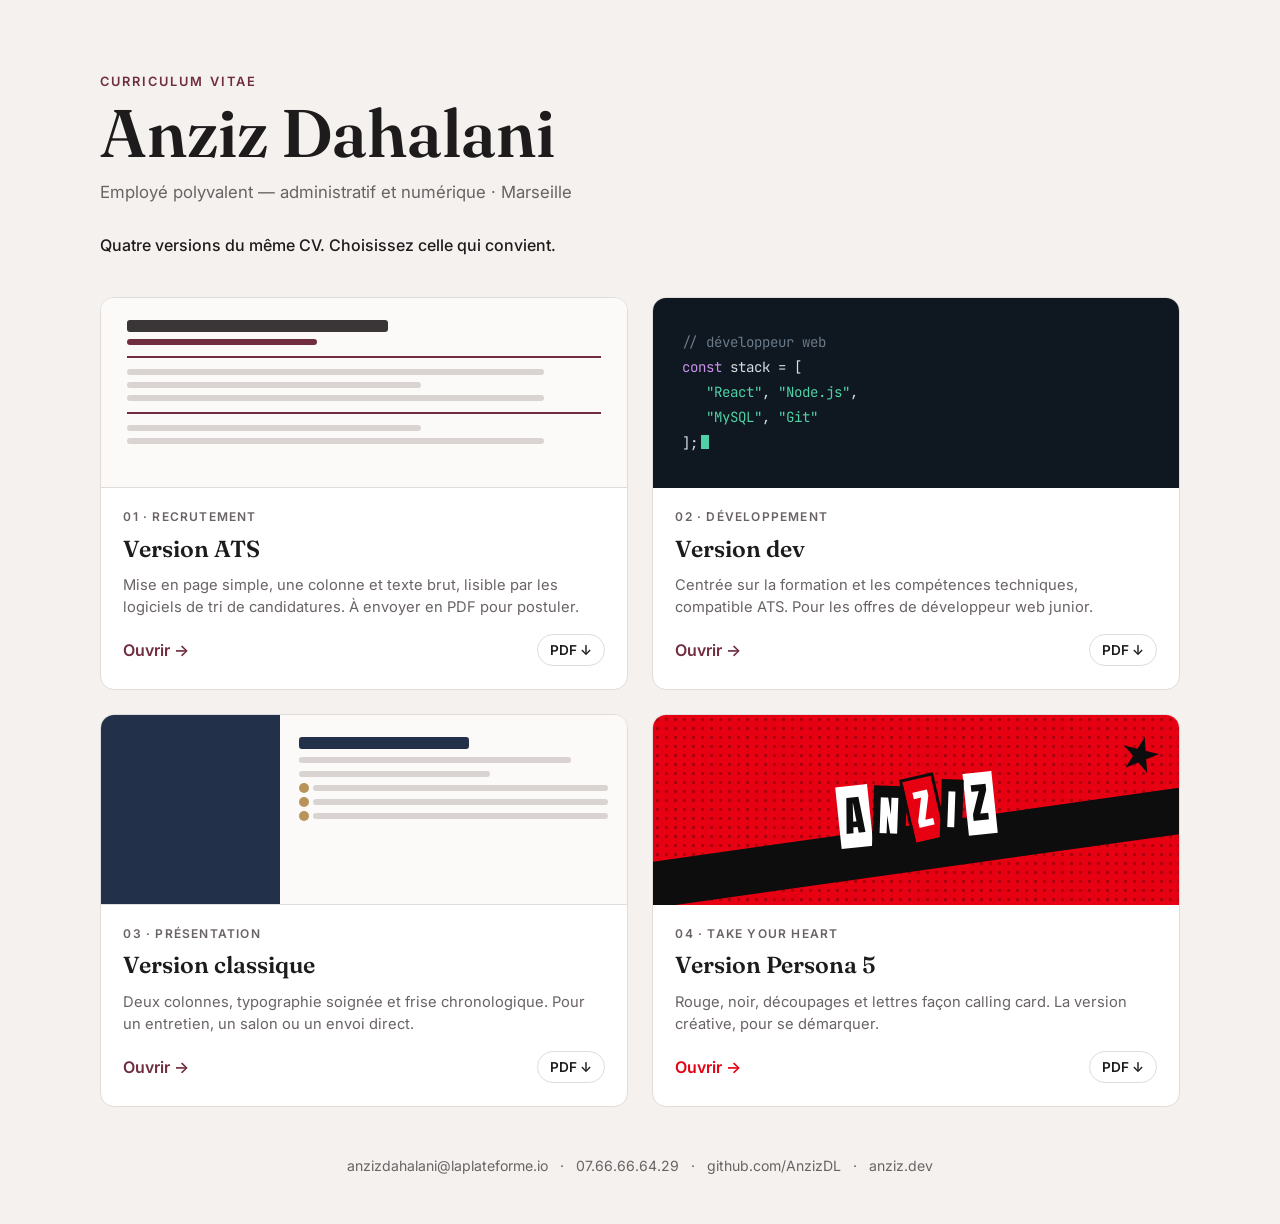
<file: index.html>
<!doctype html>
<html lang="fr">
  <head>
    <meta charset="utf-8" />
    <meta name="viewport" content="width=device-width, initial-scale=1" />
    <meta name="description" content="Hub CV d'Anziz Dahalani : versions ATS, dev, classique et Persona 5." />
    <title>Anziz Dahalani — Hub CV</title>
    <link rel="preconnect" href="https://fonts.googleapis.com" />
    <link rel="preconnect" href="https://fonts.gstatic.com" crossorigin />
    <link href="https://fonts.googleapis.com/css2?family=Anton&family=Fraunces:opsz,wght@9..144,600&family=Inter:wght@400;500;600&family=JetBrains+Mono:wght@400;600&display=swap" rel="stylesheet" />
    <link rel="stylesheet" href="./assets/hub.css" />
  </head>

  <body>
    <header class="hub-header">
      <p class="eyebrow">Curriculum vitae</p>
      <h1>Anziz Dahalani</h1>
      <p class="tagline">Employé polyvalent — administratif et numérique · Marseille</p>
      <p class="intro">Quatre versions du même CV. Choisissez celle qui convient.</p>
    </header>

    <main class="cards">
      <article class="card card--ats">
        <div class="preview" aria-hidden="true">
          <span class="line line--title"></span>
          <span class="line line--sub"></span>
          <span class="rule"></span>
          <span class="line"></span>
          <span class="line line--short"></span>
          <span class="line"></span>
          <span class="rule"></span>
          <span class="line line--short"></span>
          <span class="line"></span>
        </div>
        <div class="card-body">
          <p class="card-tag">01 · Recrutement</p>
          <h2><a class="card-link" href="./cv-ats.html">Version ATS</a></h2>
          <p>Mise en page simple, une colonne et texte brut, lisible par les logiciels de tri de candidatures. À envoyer en PDF pour postuler.</p>
          <div class="card-actions">
            <span class="card-cta">Ouvrir →</span>
            <a class="card-pdf" href="./pdf/cv-ats.pdf" download="Anziz-Dahalani-CV.pdf">PDF ↓</a>
          </div>
        </div>
      </article>

      <article class="card card--dev">
        <div class="preview" aria-hidden="true">
          <span class="code"><i class="c-comment">// développeur web</i></span>
          <span class="code"><i class="c-key">const</i> stack = [</span>
          <span class="code code--indent"><i class="c-str">"React"</i>, <i class="c-str">"Node.js"</i>,</span>
          <span class="code code--indent"><i class="c-str">"MySQL"</i>, <i class="c-str">"Git"</i></span>
          <span class="code">];<i class="c-cursor"></i></span>
        </div>
        <div class="card-body">
          <p class="card-tag">02 · Développement</p>
          <h2><a class="card-link" href="./cv-dev.html">Version dev</a></h2>
          <p>Centrée sur la formation et les compétences techniques, compatible ATS. Pour les offres de développeur web junior.</p>
          <div class="card-actions">
            <span class="card-cta">Ouvrir →</span>
            <a class="card-pdf" href="./pdf/cv-dev.pdf" download="Anziz-Dahalani-CV-Dev.pdf">PDF ↓</a>
          </div>
        </div>
      </article>

      <article class="card card--classique">
        <div class="preview" aria-hidden="true">
          <span class="side"></span>
          <span class="main">
            <span class="line line--title"></span>
            <span class="line"></span>
            <span class="line line--short"></span>
            <span class="dot-line"></span>
            <span class="dot-line"></span>
            <span class="dot-line"></span>
          </span>
        </div>
        <div class="card-body">
          <p class="card-tag">03 · Présentation</p>
          <h2><a class="card-link" href="./cv-classique.html">Version classique</a></h2>
          <p>Deux colonnes, typographie soignée et frise chronologique. Pour un entretien, un salon ou un envoi direct.</p>
          <div class="card-actions">
            <span class="card-cta">Ouvrir →</span>
            <a class="card-pdf" href="./pdf/cv-classique.pdf" download="Anziz-Dahalani-CV-Classique.pdf">PDF ↓</a>
          </div>
        </div>
      </article>

      <article class="card card--p5">
        <div class="preview" aria-hidden="true">
          <span class="p5-star">★</span>
          <span class="p5-title"><b>A</b><b>N</b><b>Z</b><b>I</b><b>Z</b></span>
          <span class="p5-slash"></span>
        </div>
        <div class="card-body">
          <p class="card-tag">04 · Take your heart</p>
          <h2><a class="card-link" href="./cv-persona5.html">Version Persona 5</a></h2>
          <p>Rouge, noir, découpages et lettres façon calling card. La version créative, pour se démarquer.</p>
          <div class="card-actions">
            <span class="card-cta">Ouvrir →</span>
            <a class="card-pdf" href="./pdf/cv-persona5.pdf" download="Anziz-Dahalani-CV-Persona5.pdf">PDF ↓</a>
          </div>
        </div>
      </article>
    </main>

    <footer class="hub-footer">
      <a href="mailto:anzizdahalani@laplateforme.io">anzizdahalani@laplateforme.io</a>
      <span aria-hidden="true">·</span>
      <a href="tel:+33766666429">07.66.66.64.29</a>
      <span aria-hidden="true">·</span>
      <a href="https://github.com/AnzizDL">github.com/AnzizDL</a>
      <span aria-hidden="true">·</span>
      <a href="https://anziz.dev">anziz.dev</a>
    </footer>
  </body>
</html>
</file>
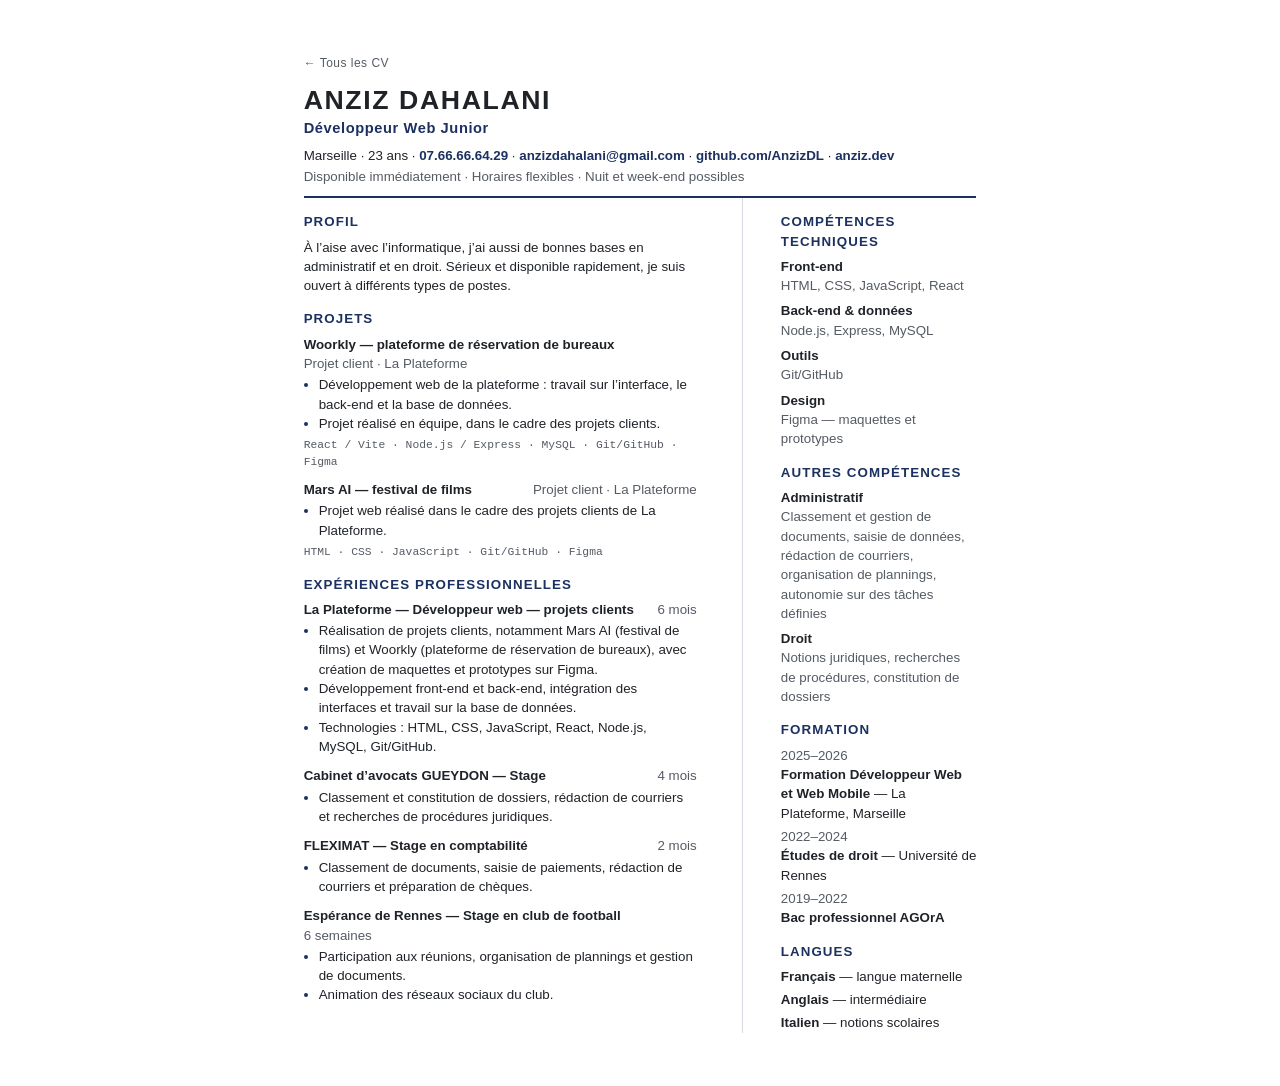
<file: cv-dev/index.html>
<!DOCTYPE html>
<html lang="fr">

<head>
    <meta charset="utf-8" />
    <meta name="viewport" content="width=device-width, initial-scale=1.0" />
    <title>CV Développeur — Anziz Dahalani</title>
    <meta name="description" content="CV d’Anziz Dahalani — version orientée développement web." />
    <meta name="author" content="Anziz Dahalani" />
    <link rel="stylesheet" href="./style.css" />
</head>

<body>
    <a class="back-link" href="../">← Tous les CV</a>

    <header class="cv-header">
        <h1>Anziz Dahalani</h1>
        <p class="role">Développeur Web Junior</p>
        <p class="contact">
            Marseille · 23 ans ·
            <a href="tel:+33766666429">07.66.66.64.29</a> ·
            <a href="mailto:anzizdahalani@gmail.com">anzizdahalani@gmail.com</a> ·
            <a href="https://github.com/AnzizDL" rel="noopener">github.com/AnzizDL</a> ·
            <a href="https://anziz.dev" rel="noopener">anziz.dev</a>
        </p>
        <p class="availability">Disponible immédiatement · Horaires flexibles · Nuit et week-end possibles</p>
    </header>

    <main class="layout">
        <div class="col-main">
            <section id="profil">
                <h2>Profil</h2>
                <p>À l’aise avec l’informatique, j’ai aussi de bonnes bases en administratif et en droit. Sérieux et
                    disponible rapidement, je suis ouvert à différents types de postes.</p>
            </section>

            <section id="projets">
                <h2>Projets</h2>

                <article class="entry">
                    <h3><span class="entry-title">Woorkly — plateforme de réservation de bureaux</span>
                        <span class="entry-date">Projet client · La Plateforme</span>
                    </h3>
                    <ul>
                        <li>Développement web de la plateforme : travail sur l’interface, le back-end et la base de
                            données.</li>
                        <li>Projet réalisé en équipe, dans le cadre des projets clients.</li>
                    </ul>
                    <p class="stack">React / Vite · Node.js / Express · MySQL · Git/GitHub · Figma</p>
                </article>

                <article class="entry">
                    <h3><span class="entry-title">Mars AI — festival de films</span>
                        <span class="entry-date">Projet client · La Plateforme</span>
                    </h3>
                    <ul>
                        <li>Projet web réalisé dans le cadre des projets clients de La Plateforme.</li>
                    </ul>
                    <p class="stack">HTML · CSS · JavaScript · Git/GitHub · Figma</p>
                </article>
            </section>

            <section id="experiences">
                <h2>Expériences professionnelles</h2>

                <article class="entry">
                    <h3><span class="entry-title">La Plateforme — Développeur web — projets clients</span>
                        <span class="entry-date">6 mois</span>
                    </h3>
                    <ul>
                        <li>Réalisation de projets clients, notamment Mars AI (festival de films) et Woorkly (plateforme
                            de réservation de bureaux), avec création de maquettes et prototypes sur Figma.</li>
                        <li>Développement front-end et back-end, intégration des interfaces et travail sur la base de
                            données.</li>
                        <li>Technologies : HTML, CSS, JavaScript, React, Node.js, MySQL, Git/GitHub.</li>
                    </ul>
                </article>

                <article class="entry">
                    <h3><span class="entry-title">Cabinet d’avocats GUEYDON — Stage</span>
                        <span class="entry-date">4 mois</span>
                    </h3>
                    <ul>
                        <li>Classement et constitution de dossiers, rédaction de courriers et recherches de procédures
                            juridiques.</li>
                    </ul>
                </article>

                <article class="entry">
                    <h3><span class="entry-title">FLEXIMAT — Stage en comptabilité</span>
                        <span class="entry-date">2 mois</span>
                    </h3>
                    <ul>
                        <li>Classement de documents, saisie de paiements, rédaction de courriers et préparation de
                            chèques.</li>
                    </ul>
                </article>

                <article class="entry">
                    <h3><span class="entry-title">Espérance de Rennes — Stage en club de football</span>
                        <span class="entry-date">6 semaines</span>
                    </h3>
                    <ul>
                        <li>Participation aux réunions, organisation de plannings et gestion de documents.</li>
                        <li>Animation des réseaux sociaux du club.</li>
                    </ul>
                </article>
            </section>
        </div>

        <aside class="col-side">
            <section id="competences">
                <h2>Compétences techniques</h2>
                <dl class="skills">
                    <dt>Front-end</dt>
                    <dd>HTML, CSS, JavaScript, React</dd>

                    <dt>Back-end &amp; données</dt>
                    <dd>Node.js, Express, MySQL</dd>

                    <dt>Outils</dt>
                    <dd>Git/GitHub</dd>

                    <dt>Design</dt>
                    <dd>Figma — maquettes et prototypes</dd>
                </dl>
            </section>

            <section id="autres-competences">
                <h2>Autres compétences</h2>
                <dl class="skills">
                    <dt>Administratif</dt>
                    <dd>Classement et gestion de documents, saisie de données, rédaction de courriers, organisation de
                        plannings, autonomie sur des tâches définies</dd>

                    <dt>Droit</dt>
                    <dd>Notions juridiques, recherches de procédures, constitution de dossiers</dd>
                </dl>
            </section>

            <section id="formation">
                <h2>Formation</h2>
                <ul class="education">
                    <li><span class="year">2025–2026</span>
                        <span><strong>Formation Développeur Web et Web Mobile</strong> — La Plateforme, Marseille</span>
                    </li>
                    <li><span class="year">2022–2024</span>
                        <span><strong>Études de droit</strong> — Université de Rennes</span>
                    </li>
                    <li><span class="year">2019–2022</span>
                        <span><strong>Bac professionnel AGOrA</strong></span>
                    </li>
                </ul>
            </section>

            <section id="langues">
                <h2>Langues</h2>
                <ul class="languages">
                    <li><strong>Français</strong> — langue maternelle</li>
                    <li><strong>Anglais</strong> — intermédiaire</li>
                    <li><strong>Italien</strong> — notions scolaires</li>
                </ul>
            </section>
        </aside>
    </main>
</body>

</html>
</file>
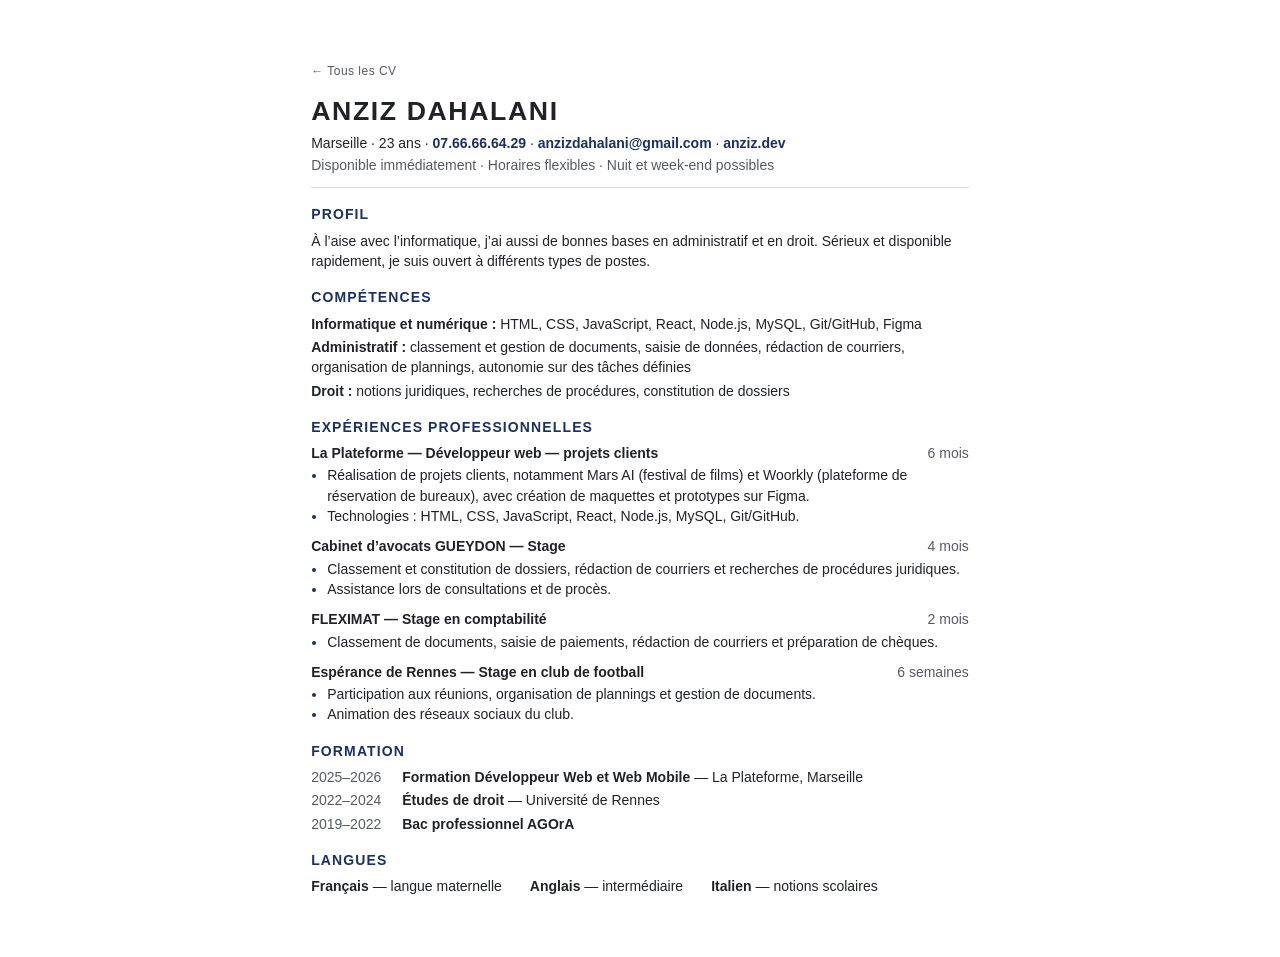
<file: cv-general/index.html>
<!DOCTYPE html>
<html lang="fr">

<head>
    <meta charset="utf-8" />
    <meta name="viewport" content="width=device-width, initial-scale=1.0" />
    <title>CV Anziz Dahalani</title>
    <meta name="description" content="CV d’Anziz Dahalani — version générale." />
    <meta name="author" content="Anziz Dahalani" />
    <link rel="stylesheet" href="./style.css" />
</head>

<body>
    <a class="back-link" href="../">← Tous les CV</a>

    <header class="cv-header">
        <h1>Anziz Dahalani</h1>
        <p class="contact">
            Marseille · 23 ans ·
            <a href="tel:+33766666429">07.66.66.64.29</a> ·
            <a href="mailto:anzizdahalani@gmail.com">anzizdahalani@gmail.com</a> ·
            <a href="https://anziz.dev">anziz.dev</a>
        </p>
        <p class="availability">Disponible immédiatement · Horaires flexibles · Nuit et week-end possibles</p>
    </header>

    <main>
        <section id="profil">
            <h2>Profil</h2>
            <p>À l’aise avec l’informatique, j’ai aussi de bonnes bases en administratif et en droit. Sérieux et disponible rapidement, je suis ouvert à différents types de postes.</p>
        </section>

        <section id="competences">
            <h2>Compétences</h2>
            <ul class="skills">
                <li><strong>Informatique et numérique :</strong> HTML, CSS, JavaScript, React, Node.js, MySQL, Git/GitHub, Figma</li>
                <li><strong>Administratif :</strong> classement et gestion de documents, saisie de données, rédaction de courriers, organisation de plannings, autonomie sur des tâches définies</li>
                <li><strong>Droit :</strong> notions juridiques, recherches de procédures, constitution de dossiers</li>
            </ul>
        </section>

        <section id="experiences">
            <h2>Expériences professionnelles</h2>

            <article class="entry">
                <h3><span class="entry-title">La Plateforme — Développeur web — projets clients</span> <span class="entry-date">6 mois</span></h3>
                <ul>
                    <li>Réalisation de projets clients, notamment Mars AI (festival de films) et Woorkly (plateforme de réservation de bureaux), avec création de maquettes et prototypes sur Figma.</li>
                    <li>Technologies : HTML, CSS, JavaScript, React, Node.js, MySQL, Git/GitHub.</li>
                </ul>
            </article>

            <article class="entry">
                <h3><span class="entry-title">Cabinet d’avocats GUEYDON — Stage</span> <span class="entry-date">4 mois</span></h3>
                <ul>
                    <li>Classement et constitution de dossiers, rédaction de courriers et recherches de procédures juridiques.</li>
                    <li>Assistance lors de consultations et de procès.</li>
                </ul>
            </article>

            <article class="entry">
                <h3><span class="entry-title">FLEXIMAT — Stage en comptabilité</span> <span class="entry-date">2 mois</span></h3>
                <ul>
                    <li>Classement de documents, saisie de paiements, rédaction de courriers et préparation de chèques.</li>
                </ul>
            </article>

            <article class="entry">
                <h3><span class="entry-title">Espérance de Rennes — Stage en club de football</span> <span class="entry-date">6 semaines</span></h3>
                <ul>
                    <li>Participation aux réunions, organisation de plannings et gestion de documents.</li>
                    <li>Animation des réseaux sociaux du club.</li>
                </ul>
            </article>
        </section>

        <section id="formation">
            <h2>Formation</h2>
            <ul class="education">
                <li><span class="year">2025–2026</span> <span><strong>Formation Développeur Web et Web Mobile</strong> — La Plateforme, Marseille</span></li>
                <li><span class="year">2022–2024</span> <span><strong>Études de droit</strong> — Université de Rennes</span></li>
                <li><span class="year">2019–2022</span> <span><strong>Bac professionnel AGOrA</strong></span></li>
            </ul>
        </section>

        <section id="langues">
            <h2>Langues</h2>
            <ul class="languages">
                <li><strong>Français</strong> — langue maternelle</li>
                <li><strong>Anglais</strong> — intermédiaire</li>
                <li><strong>Italien</strong> — notions scolaires</li>
            </ul>
        </section>
    </main>
</body>

</html>
</file>
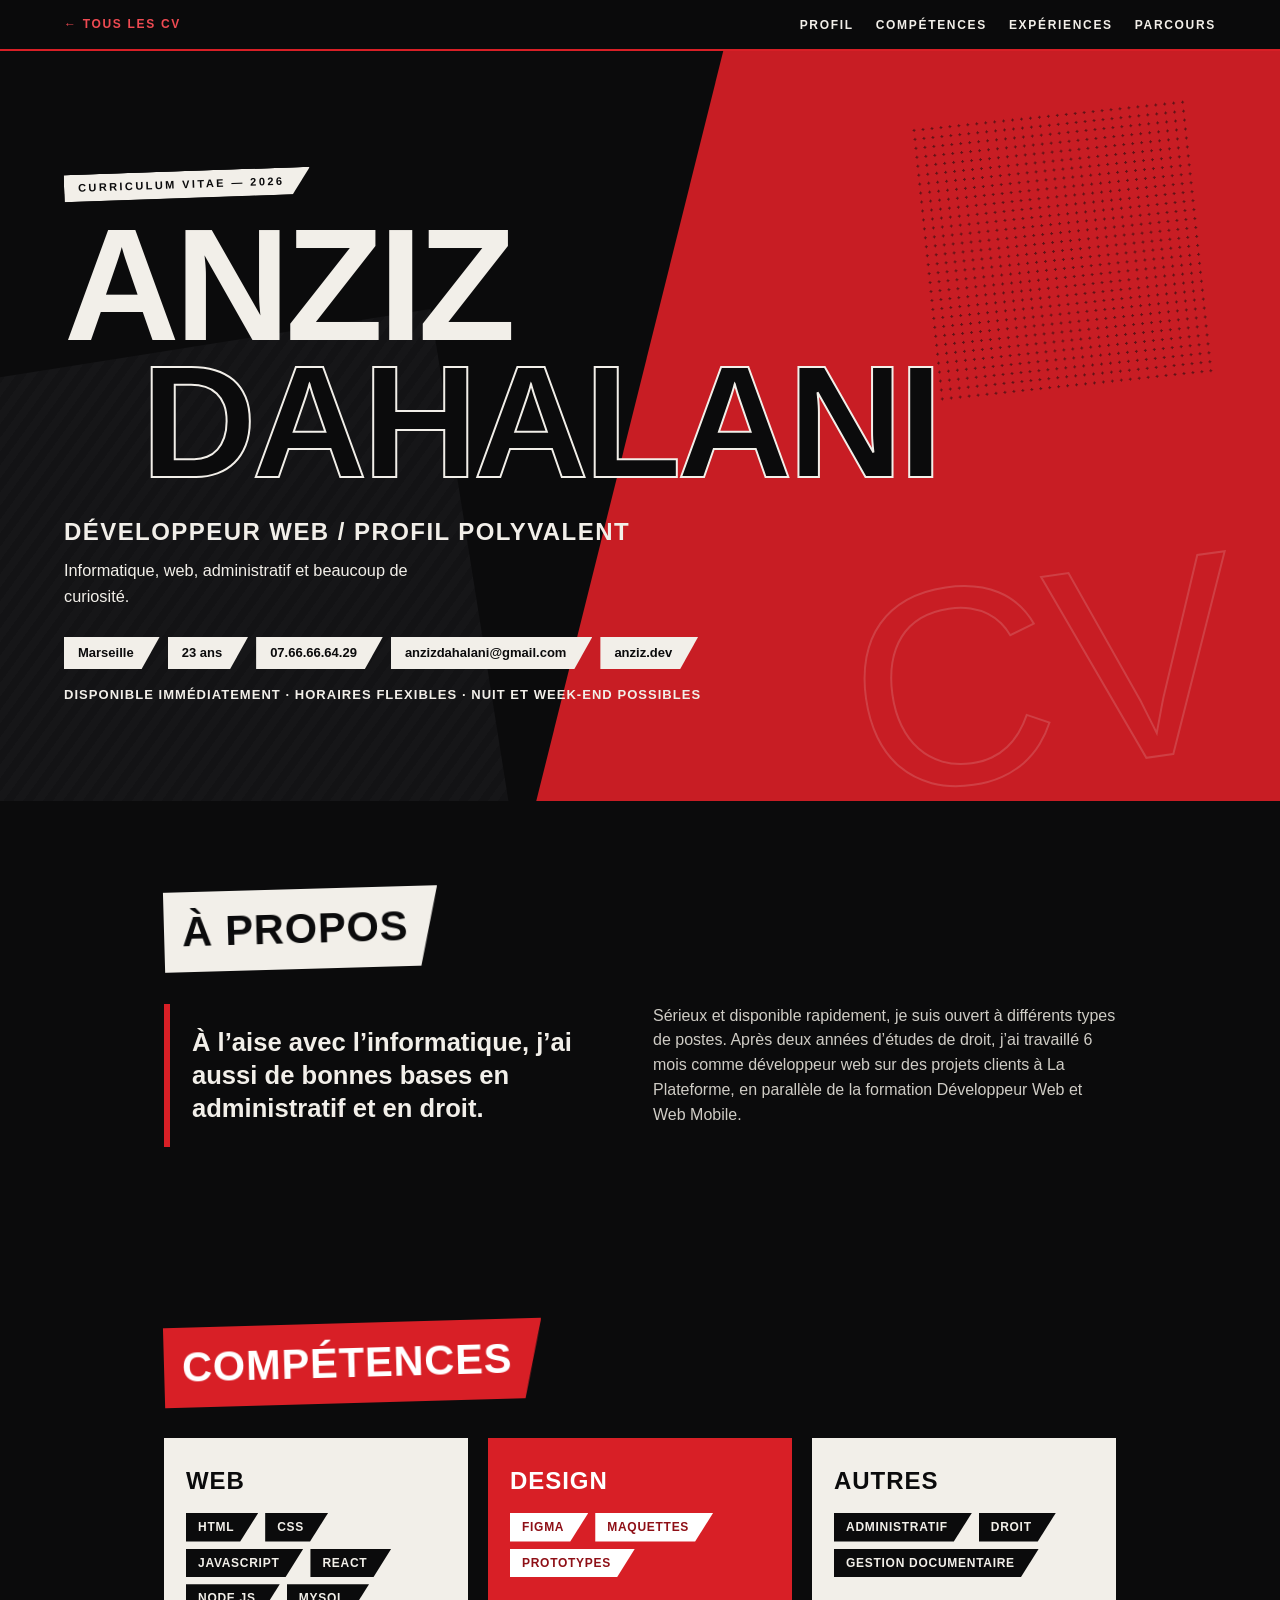
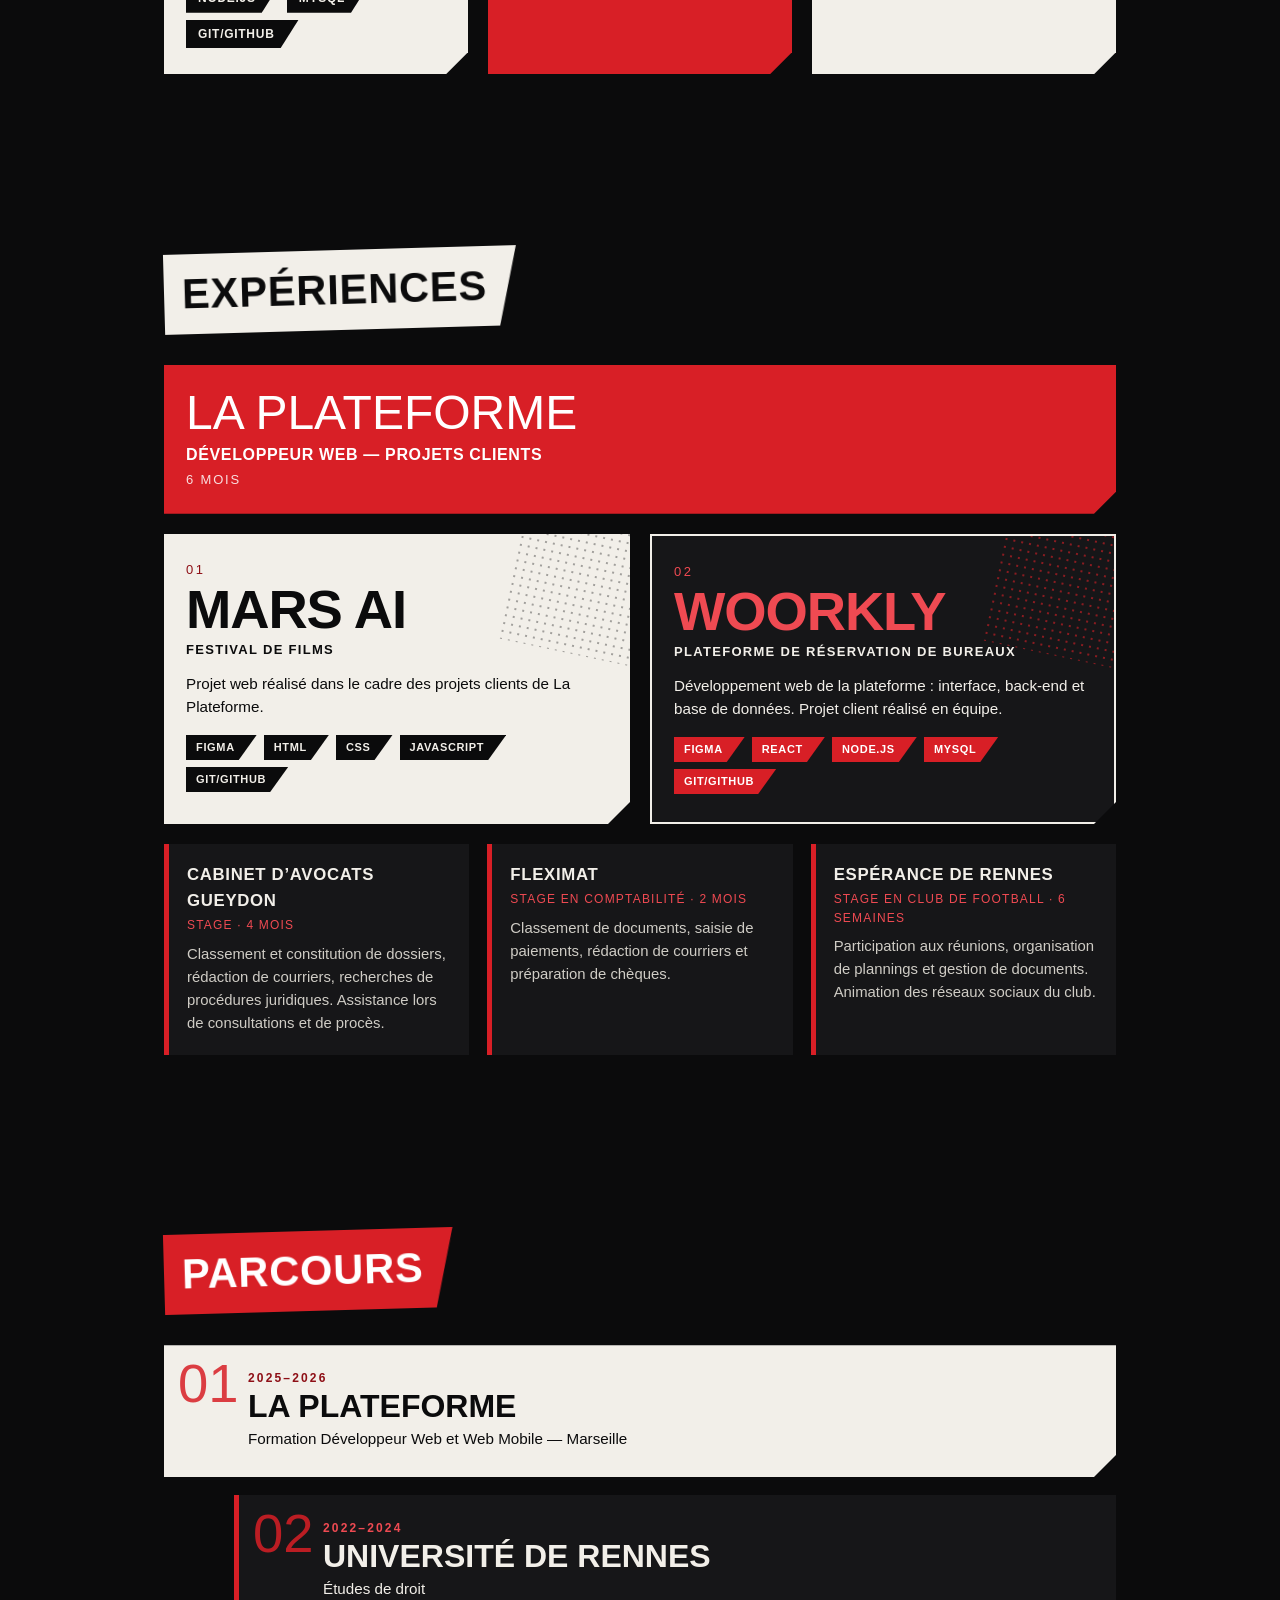
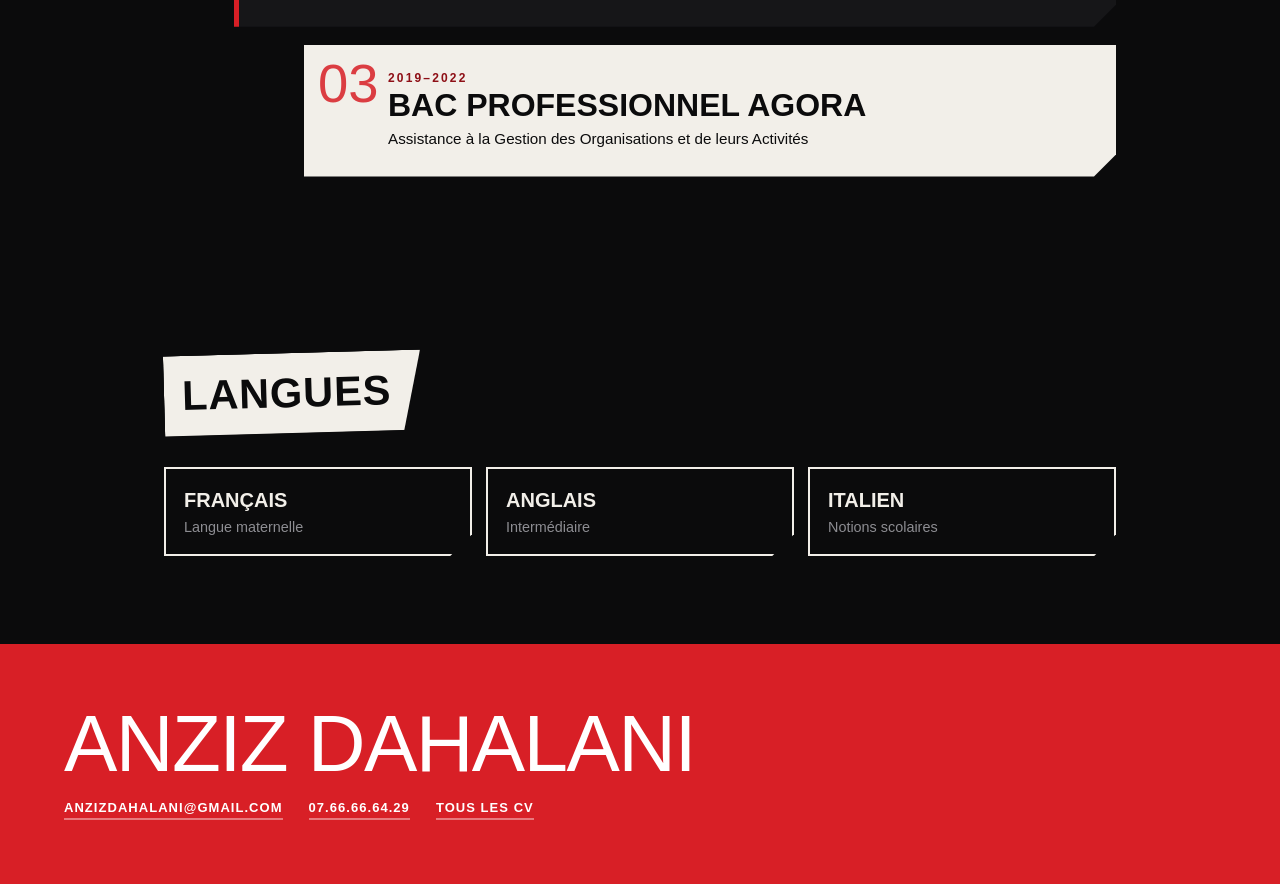
<file: cv-persona/index.html>
<!DOCTYPE html>
<html lang="fr">

<head>
    <meta charset="utf-8" />
    <meta name="viewport" content="width=device-width, initial-scale=1.0" />
    <title>CV Créatif — Anziz Dahalani</title>
    <meta name="description" content="CV créatif d’Anziz Dahalani — direction artistique noir, blanc et rouge." />
    <meta name="author" content="Anziz Dahalani" />
    <meta name="theme-color" content="#0b0b0c" />
    <link rel="stylesheet" href="./style.css" />
</head>

<body>
    <a class="skip-link" href="#profil">Aller au contenu</a>

    <nav class="site-nav" aria-label="Navigation du CV">
        <a class="nav-back" href="../">← Tous les CV</a>
        <ul>
            <li><a href="#profil">Profil</a></li>
            <li><a href="#competences">Compétences</a></li>
            <li><a href="#experiences">Expériences</a></li>
            <li><a href="#parcours">Parcours</a></li>
        </ul>
    </nav>

    <header class="hero">
        <div class="hero-deco" aria-hidden="true">
            <span class="deco-slab slab-a"></span>
            <span class="deco-slab slab-b"></span>
            <span class="deco-halftone"></span>
            <span class="deco-ghost">CV</span>
        </div>

        <p class="hero-tag">Curriculum Vitae — 2026</p>

        <h1 class="hero-name">
            <span class="name-line">Anziz</span>
            <span class="name-line name-line--alt">Dahalani</span>
        </h1>

        <p class="hero-role">Développeur web / profil polyvalent</p>
        <p class="hero-note">Informatique, web, administratif et beaucoup de curiosité.</p>

        <ul class="hero-contact">
            <li>Marseille</li>
            <li>23 ans</li>
            <li><a href="tel:+33766666429">07.66.66.64.29</a></li>
            <li><a href="mailto:anzizdahalani@gmail.com">anzizdahalani@gmail.com</a></li>
            <li><a href="https://anziz.dev">anziz.dev</a></li>
        </ul>

        <p class="hero-status">Disponible immédiatement · Horaires flexibles · Nuit et week-end possibles</p>
    </header>

    <main>
        <section id="profil" class="section section--about reveal">
            <h2 class="section-title"><span>À propos</span></h2>
            <div class="about-grid">
                <p class="about-lead">À l’aise avec l’informatique, j’ai aussi de bonnes bases en administratif et en
                    droit.</p>
                <p class="about-text">Sérieux et disponible rapidement, je suis ouvert à différents types de postes.
                    Après deux années d’études de droit, j’ai travaillé 6 mois comme développeur web sur des projets
                    clients à La Plateforme, en parallèle de la formation Développeur Web et Web Mobile.</p>
            </div>
        </section>

        <section id="competences" class="section section--skills reveal">
            <h2 class="section-title"><span>Compétences</span></h2>

            <div class="skill-grid">
                <article class="skill-block">
                    <h3 class="skill-heading">Web</h3>
                    <ul class="tag-list">
                        <li>HTML</li>
                        <li>CSS</li>
                        <li>JavaScript</li>
                        <li>React</li>
                        <li>Node.js</li>
                        <li>MySQL</li>
                        <li>Git/GitHub</li>
                    </ul>
                </article>

                <article class="skill-block skill-block--accent">
                    <h3 class="skill-heading">Design</h3>
                    <ul class="tag-list">
                        <li>Figma</li>
                        <li>Maquettes</li>
                        <li>Prototypes</li>
                    </ul>
                </article>

                <article class="skill-block">
                    <h3 class="skill-heading">Autres</h3>
                    <ul class="tag-list">
                        <li>Administratif</li>
                        <li>Droit</li>
                        <li>Gestion documentaire</li>
                    </ul>
                </article>
            </div>
        </section>

        <section id="experiences" class="section section--work reveal">
            <h2 class="section-title"><span>Expériences</span></h2>

            <article class="work-lead">
                <p class="work-org">La Plateforme</p>
                <p class="work-role">Développeur web — projets clients</p>
                <p class="work-length">6 mois</p>
            </article>

            <div class="project-grid">
                <article class="project project--one">
                    <p class="project-index" aria-hidden="true">01</p>
                    <h3 class="project-name">Mars AI</h3>
                    <p class="project-kind">Festival de films</p>
                    <p class="project-text">Projet web réalisé dans le cadre des projets clients de La Plateforme.</p>
                    <ul class="tag-list tag-list--tight">
                        <li>Figma</li>
                        <li>HTML</li>
                        <li>CSS</li>
                        <li>JavaScript</li>
                        <li>Git/GitHub</li>
                    </ul>
                </article>

                <article class="project project--two">
                    <p class="project-index" aria-hidden="true">02</p>
                    <h3 class="project-name">Woorkly</h3>
                    <p class="project-kind">Plateforme de réservation de bureaux</p>
                    <p class="project-text">Développement web de la plateforme : interface, back-end et base de
                        données. Projet client réalisé en équipe.</p>
                    <ul class="tag-list tag-list--tight">
                        <li>Figma</li>
                        <li>React</li>
                        <li>Node.js</li>
                        <li>MySQL</li>
                        <li>Git/GitHub</li>
                    </ul>
                </article>
            </div>

            <ul class="work-list">
                <li>
                    <h3>Cabinet d’avocats GUEYDON</h3>
                    <p class="work-meta">Stage · 4 mois</p>
                    <p>Classement et constitution de dossiers, rédaction de courriers, recherches de procédures
                        juridiques. Assistance lors de consultations et de procès.</p>
                </li>
                <li>
                    <h3>FLEXIMAT</h3>
                    <p class="work-meta">Stage en comptabilité · 2 mois</p>
                    <p>Classement de documents, saisie de paiements, rédaction de courriers et préparation de chèques.
                    </p>
                </li>
                <li>
                    <h3>Espérance de Rennes</h3>
                    <p class="work-meta">Stage en club de football · 6 semaines</p>
                    <p>Participation aux réunions, organisation de plannings et gestion de documents. Animation des
                        réseaux sociaux du club.</p>
                </li>
            </ul>
        </section>

        <section id="parcours" class="section section--path reveal">
            <h2 class="section-title"><span>Parcours</span></h2>

            <ol class="timeline">
                <li class="step">
                    <p class="step-num" aria-hidden="true">01</p>
                    <p class="step-year">2025–2026</p>
                    <h3 class="step-title">La Plateforme</h3>
                    <p class="step-text">Formation Développeur Web et Web Mobile — Marseille</p>
                </li>
                <li class="step">
                    <p class="step-num" aria-hidden="true">02</p>
                    <p class="step-year">2022–2024</p>
                    <h3 class="step-title">Université de Rennes</h3>
                    <p class="step-text">Études de droit</p>
                </li>
                <li class="step">
                    <p class="step-num" aria-hidden="true">03</p>
                    <p class="step-year">2019–2022</p>
                    <h3 class="step-title">Bac professionnel AGOrA</h3>
                    <p class="step-text">Assistance à la Gestion des Organisations et de leurs Activités</p>
                </li>
            </ol>
        </section>

        <section id="langues" class="section section--lang reveal">
            <h2 class="section-title"><span>Langues</span></h2>
            <ul class="lang-list">
                <li><strong>Français</strong><span>Langue maternelle</span></li>
                <li><strong>Anglais</strong><span>Intermédiaire</span></li>
                <li><strong>Italien</strong><span>Notions scolaires</span></li>
            </ul>
        </section>
    </main>

    <footer class="site-footer">
        <p class="footer-name">Anziz Dahalani</p>
        <p class="footer-links">
            <a href="mailto:anzizdahalani@gmail.com">anzizdahalani@gmail.com</a>
            <a href="tel:+33766666429">07.66.66.64.29</a>
            <a class="footer-back" href="../">Tous les CV</a>
        </p>
    </footer>

    <script src="./script.js"></script>
</body>

</html>
</file>
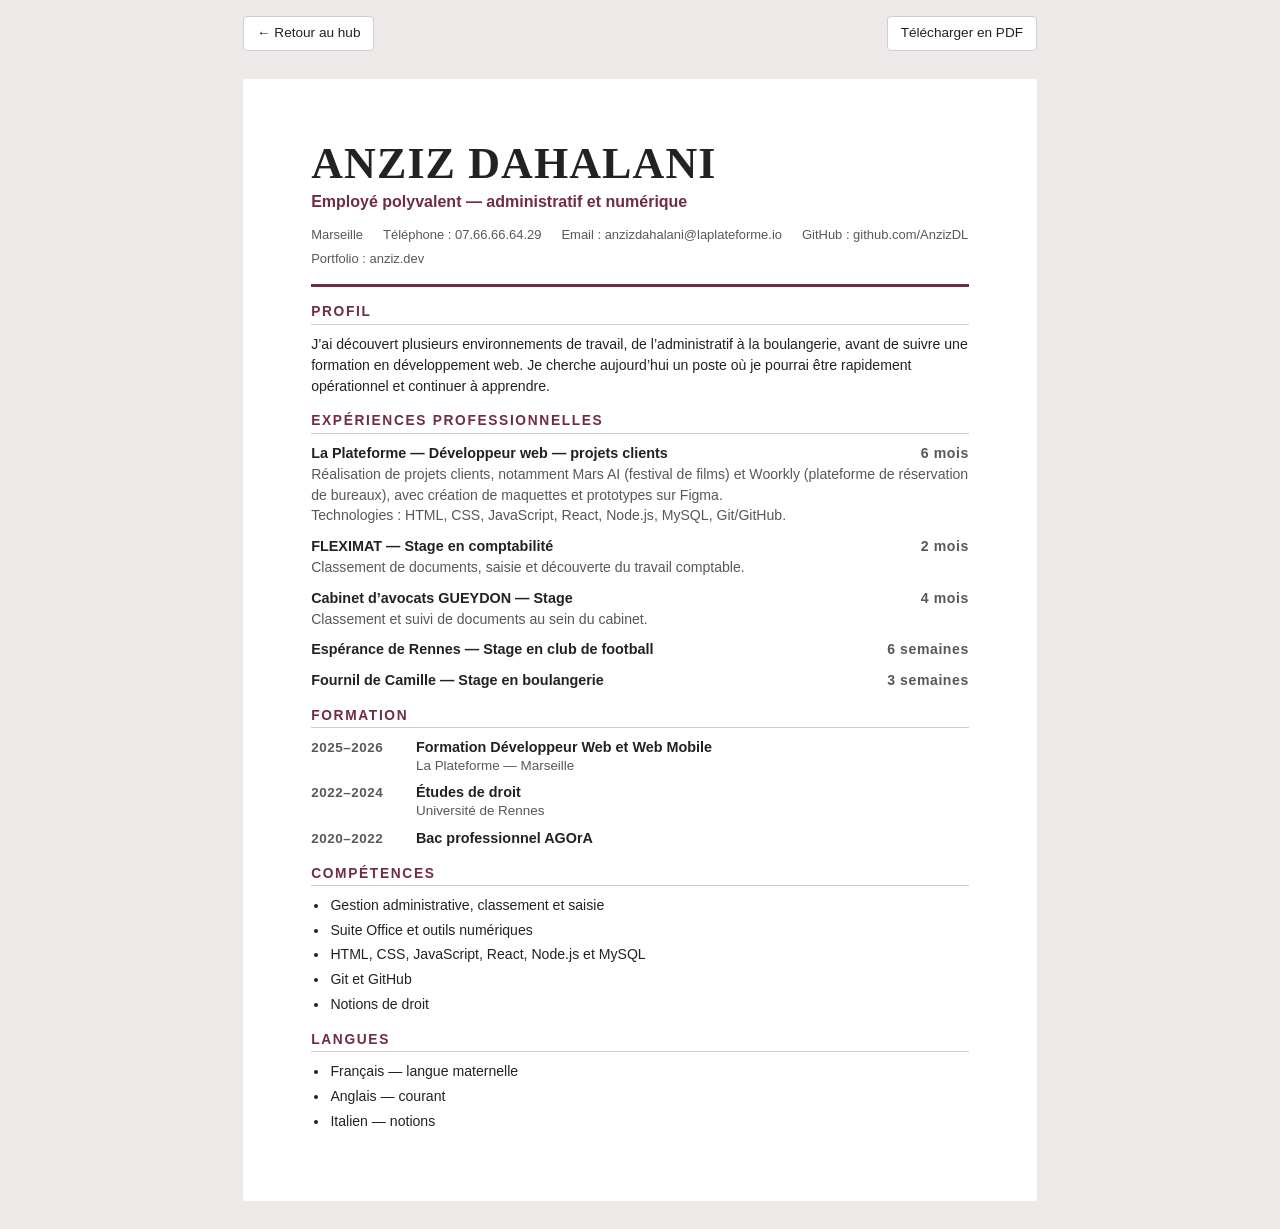
<file: cv-ats.html>
<!doctype html>
<html lang="fr">
  <head>
    <meta charset="utf-8" />
    <meta name="viewport" content="width=device-width, initial-scale=1" />
    <meta name="description" content="CV d'Anziz Dahalani, employé polyvalent dans les domaines administratif et numérique." />
    <title>Anziz Dahalani — Employé polyvalent</title>
    <link rel="stylesheet" href="./assets/stylecv.css" />
  </head>

  <body>
    <nav class="toolbar no-print" aria-label="Navigation">
      <a href="./index.html">← Retour au hub</a>
      <a href="./pdf/cv-ats.pdf" download="Anziz-Dahalani-CV.pdf">Télécharger en PDF</a>
    </nav>

    <main class="cv" aria-label="Curriculum vitae d'Anziz Dahalani">
      <header class="identity">
        <h1>Anziz Dahalani</h1>
        <p class="job-title">Employé polyvalent — administratif et numérique</p>
        <address class="contact-details">
          <span>Marseille</span>
          <span>Téléphone : <a href="tel:+33766666429">07.66.66.64.29</a></span>
          <span>Email : <a href="mailto:anzizdahalani@laplateforme.io">anzizdahalani@laplateforme.io</a></span>
          <span>GitHub : <a href="https://github.com/AnzizDL">github.com/AnzizDL</a></span>
          <span>Portfolio : <a href="https://anziz.dev">anziz.dev</a></span>
        </address>
      </header>

      <section aria-labelledby="profil">
        <h2 id="profil">Profil</h2>
        <p>J’ai découvert plusieurs environnements de travail, de l’administratif à la boulangerie, avant de suivre une formation en développement web. Je cherche aujourd’hui un poste où je pourrai être rapidement opérationnel et continuer à apprendre.</p>
      </section>

      <section aria-labelledby="experiences">
        <h2 id="experiences">Expériences professionnelles</h2>

        <article class="entry">
          <div class="entry-heading">
            <h3>La Plateforme — Développeur web — projets clients</h3>
            <p class="duration">6 mois</p>
          </div>
          <p>Réalisation de projets clients, notamment Mars AI (festival de films) et Woorkly (plateforme de réservation de bureaux), avec création de maquettes et prototypes sur Figma.</p>
          <p>Technologies : HTML, CSS, JavaScript, React, Node.js, MySQL, Git/GitHub.</p>
        </article>

        <article class="entry">
          <div class="entry-heading">
            <h3>FLEXIMAT — Stage en comptabilité</h3>
            <p class="duration">2 mois</p>
          </div>
          <p>Classement de documents, saisie et découverte du travail comptable.</p>
        </article>

        <article class="entry">
          <div class="entry-heading">
            <h3>Cabinet d’avocats GUEYDON — Stage</h3>
            <p class="duration">4 mois</p>
          </div>
          <p>Classement et suivi de documents au sein du cabinet.</p>
        </article>

        <article class="entry">
          <div class="entry-heading">
            <h3>Espérance de Rennes — Stage en club de football</h3>
            <p class="duration">6 semaines</p>
          </div>
        </article>

        <article class="entry">
          <div class="entry-heading">
            <h3>Fournil de Camille — Stage en boulangerie</h3>
            <p class="duration">3 semaines</p>
          </div>
        </article>
      </section>

      <section aria-labelledby="formation">
        <h2 id="formation">Formation</h2>

        <article class="education-entry">
          <p class="duration">2025–2026</p>
          <div>
            <h3>Formation Développeur Web et Web Mobile</h3>
            <p>La Plateforme — Marseille</p>
          </div>
        </article>

        <article class="education-entry">
          <p class="duration">2022–2024</p>
          <div>
            <h3>Études de droit</h3>
            <p>Université de Rennes</p>
          </div>
        </article>

        <article class="education-entry">
          <p class="duration">2020–2022</p>
          <h3>Bac professionnel AGOrA</h3>
        </article>
      </section>

      <section aria-labelledby="competences">
        <h2 id="competences">Compétences</h2>
        <ul class="skills-list">
          <li>Gestion administrative, classement et saisie</li>
          <li>Suite Office et outils numériques</li>
          <li>HTML, CSS, JavaScript, React, Node.js et MySQL</li>
          <li>Git et GitHub</li>
          <li>Notions de droit</li>
        </ul>
      </section>

      <section aria-labelledby="langues">
        <h2 id="langues">Langues</h2>
        <ul class="language-list">
          <li>Français — langue maternelle</li>
          <li>Anglais — courant</li>
          <li>Italien — notions</li>
        </ul>
      </section>
    </main>
  </body>
</html>
</file>
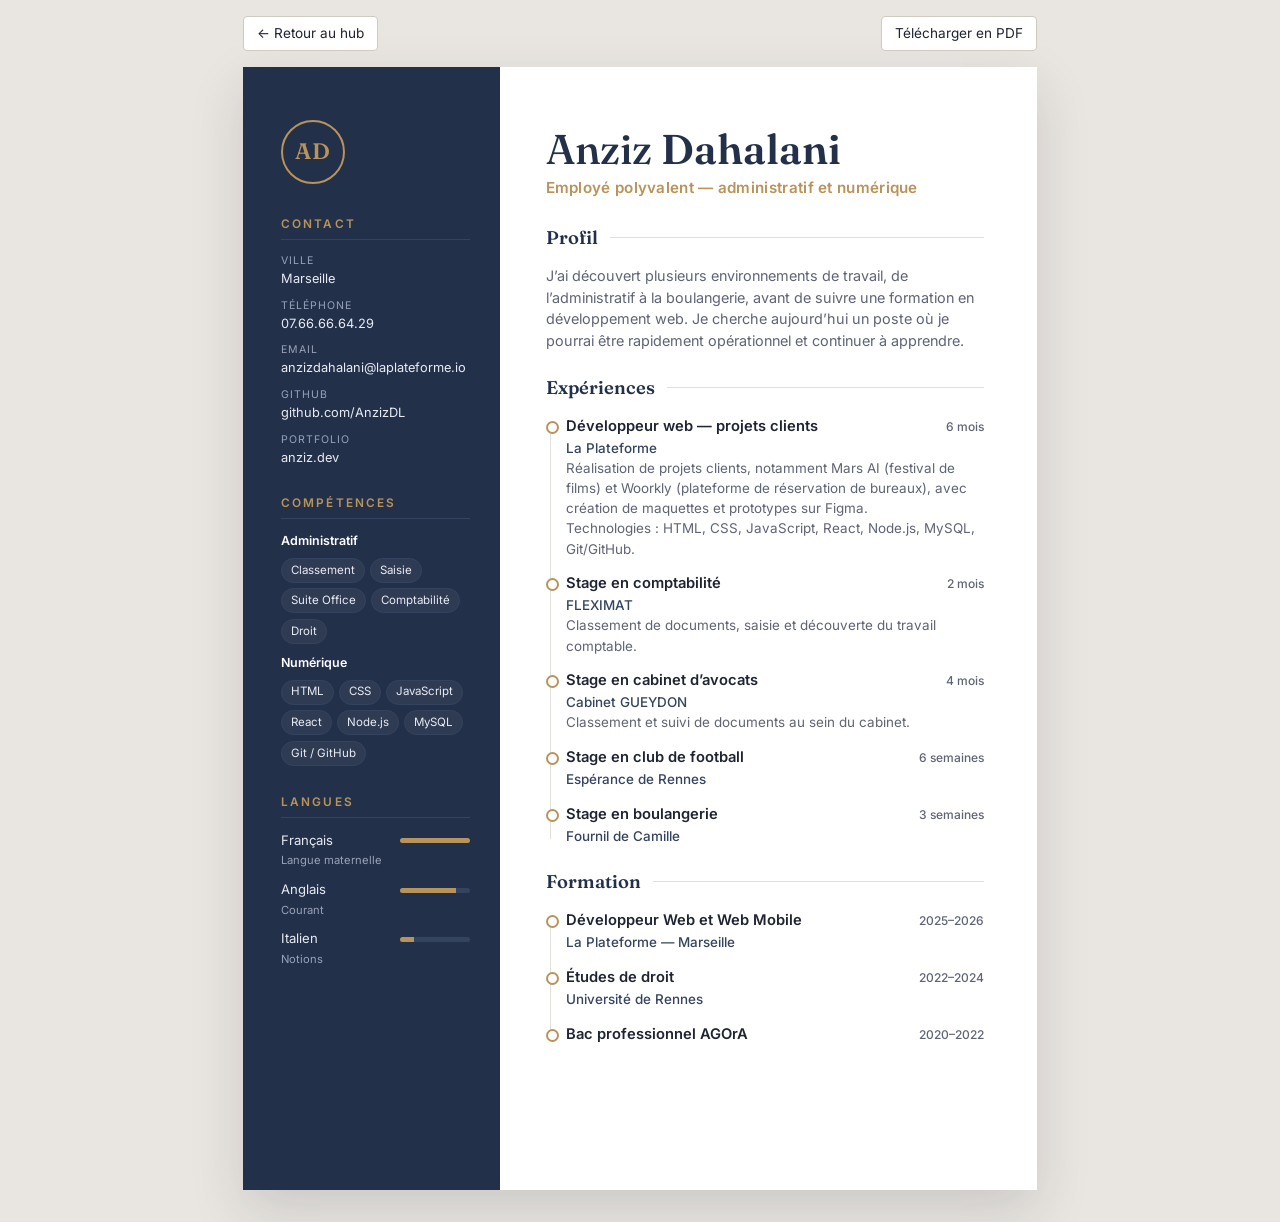
<file: cv-classique.html>
<!doctype html>
<html lang="fr">
  <head>
    <meta charset="utf-8" />
    <meta name="viewport" content="width=device-width, initial-scale=1" />
    <meta name="description" content="CV d'Anziz Dahalani, employé polyvalent dans les domaines administratif et numérique." />
    <title>Anziz Dahalani — CV</title>
    <link rel="preconnect" href="https://fonts.googleapis.com" />
    <link rel="preconnect" href="https://fonts.gstatic.com" crossorigin />
    <link href="https://fonts.googleapis.com/css2?family=Fraunces:opsz,wght@9..144,500;9..144,600&family=Inter:wght@400;500;600&display=swap" rel="stylesheet" />
    <link rel="stylesheet" href="./assets/classique.css" />
  </head>

  <body>
    <nav class="toolbar no-print" aria-label="Navigation">
      <a href="./index.html">← Retour au hub</a>
      <a href="./pdf/cv-classique.pdf" download="Anziz-Dahalani-CV-Classique.pdf">Télécharger en PDF</a>
    </nav>

    <main class="cv" aria-label="Curriculum vitae d'Anziz Dahalani">
      <aside class="sidebar">
        <div class="monogram" aria-hidden="true">AD</div>

        <section aria-labelledby="contact">
          <h2 id="contact">Contact</h2>
          <ul class="contact-list">
            <li><span class="label">Ville</span>Marseille</li>
            <li><span class="label">Téléphone</span><a href="tel:+33766666429">07.66.66.64.29</a></li>
            <li><span class="label">Email</span><a href="mailto:anzizdahalani@laplateforme.io">anzizdahalani@laplateforme.io</a></li>
            <li><span class="label">GitHub</span><a href="https://github.com/AnzizDL">github.com/AnzizDL</a></li>
            <li><span class="label">Portfolio</span><a href="https://anziz.dev">anziz.dev</a></li>
          </ul>
        </section>

        <section aria-labelledby="competences">
          <h2 id="competences">Compétences</h2>
          <h3 class="skill-group">Administratif</h3>
          <ul class="tags">
            <li>Classement</li>
            <li>Saisie</li>
            <li>Suite Office</li>
            <li>Comptabilité</li>
            <li>Droit</li>
          </ul>
          <h3 class="skill-group">Numérique</h3>
          <ul class="tags">
            <li>HTML</li>
            <li>CSS</li>
            <li>JavaScript</li>
            <li>React</li>
            <li>Node.js</li>
            <li>MySQL</li>
            <li>Git / GitHub</li>
          </ul>
        </section>

        <section aria-labelledby="langues">
          <h2 id="langues">Langues</h2>
          <ul class="languages">
            <li><span>Français</span><span class="level" style="--level: 5" aria-label="Langue maternelle"></span><small>Langue maternelle</small></li>
            <li><span>Anglais</span><span class="level" style="--level: 4" aria-label="Courant"></span><small>Courant</small></li>
            <li><span>Italien</span><span class="level" style="--level: 1" aria-label="Notions"></span><small>Notions</small></li>
          </ul>
        </section>
      </aside>

      <div class="content">
        <header class="identity">
          <h1>Anziz <span>Dahalani</span></h1>
          <p class="job-title">Employé polyvalent — administratif et numérique</p>
        </header>

        <section aria-labelledby="profil">
          <h2 id="profil">Profil</h2>
          <p class="profile">J’ai découvert plusieurs environnements de travail, de l’administratif à la boulangerie, avant de suivre une formation en développement web. Je cherche aujourd’hui un poste où je pourrai être rapidement opérationnel et continuer à apprendre.</p>
        </section>

        <section aria-labelledby="experiences">
          <h2 id="experiences">Expériences</h2>
          <ol class="timeline">
            <li>
              <div class="timeline-head">
                <h3>Développeur web — projets clients</h3>
                <span class="duration">6 mois</span>
              </div>
              <p class="org">La Plateforme</p>
              <p>Réalisation de projets clients, notamment Mars AI (festival de films) et Woorkly (plateforme de réservation de bureaux), avec création de maquettes et prototypes sur Figma.</p>
              <p>Technologies : HTML, CSS, JavaScript, React, Node.js, MySQL, Git/GitHub.</p>
            </li>
            <li>
              <div class="timeline-head">
                <h3>Stage en comptabilité</h3>
                <span class="duration">2 mois</span>
              </div>
              <p class="org">FLEXIMAT</p>
              <p>Classement de documents, saisie et découverte du travail comptable.</p>
            </li>
            <li>
              <div class="timeline-head">
                <h3>Stage en cabinet d’avocats</h3>
                <span class="duration">4 mois</span>
              </div>
              <p class="org">Cabinet GUEYDON</p>
              <p>Classement et suivi de documents au sein du cabinet.</p>
            </li>
            <li>
              <div class="timeline-head">
                <h3>Stage en club de football</h3>
                <span class="duration">6 semaines</span>
              </div>
              <p class="org">Espérance de Rennes</p>
            </li>
            <li>
              <div class="timeline-head">
                <h3>Stage en boulangerie</h3>
                <span class="duration">3 semaines</span>
              </div>
              <p class="org">Fournil de Camille</p>
            </li>
          </ol>
        </section>

        <section aria-labelledby="formation">
          <h2 id="formation">Formation</h2>
          <ol class="timeline timeline--education">
            <li>
              <div class="timeline-head">
                <h3>Développeur Web et Web Mobile</h3>
                <span class="duration">2025–2026</span>
              </div>
              <p class="org">La Plateforme — Marseille</p>
            </li>
            <li>
              <div class="timeline-head">
                <h3>Études de droit</h3>
                <span class="duration">2022–2024</span>
              </div>
              <p class="org">Université de Rennes</p>
            </li>
            <li>
              <div class="timeline-head">
                <h3>Bac professionnel AGOrA</h3>
                <span class="duration">2020–2022</span>
              </div>
            </li>
          </ol>
        </section>
      </div>
    </main>
  </body>
</html>
</file>
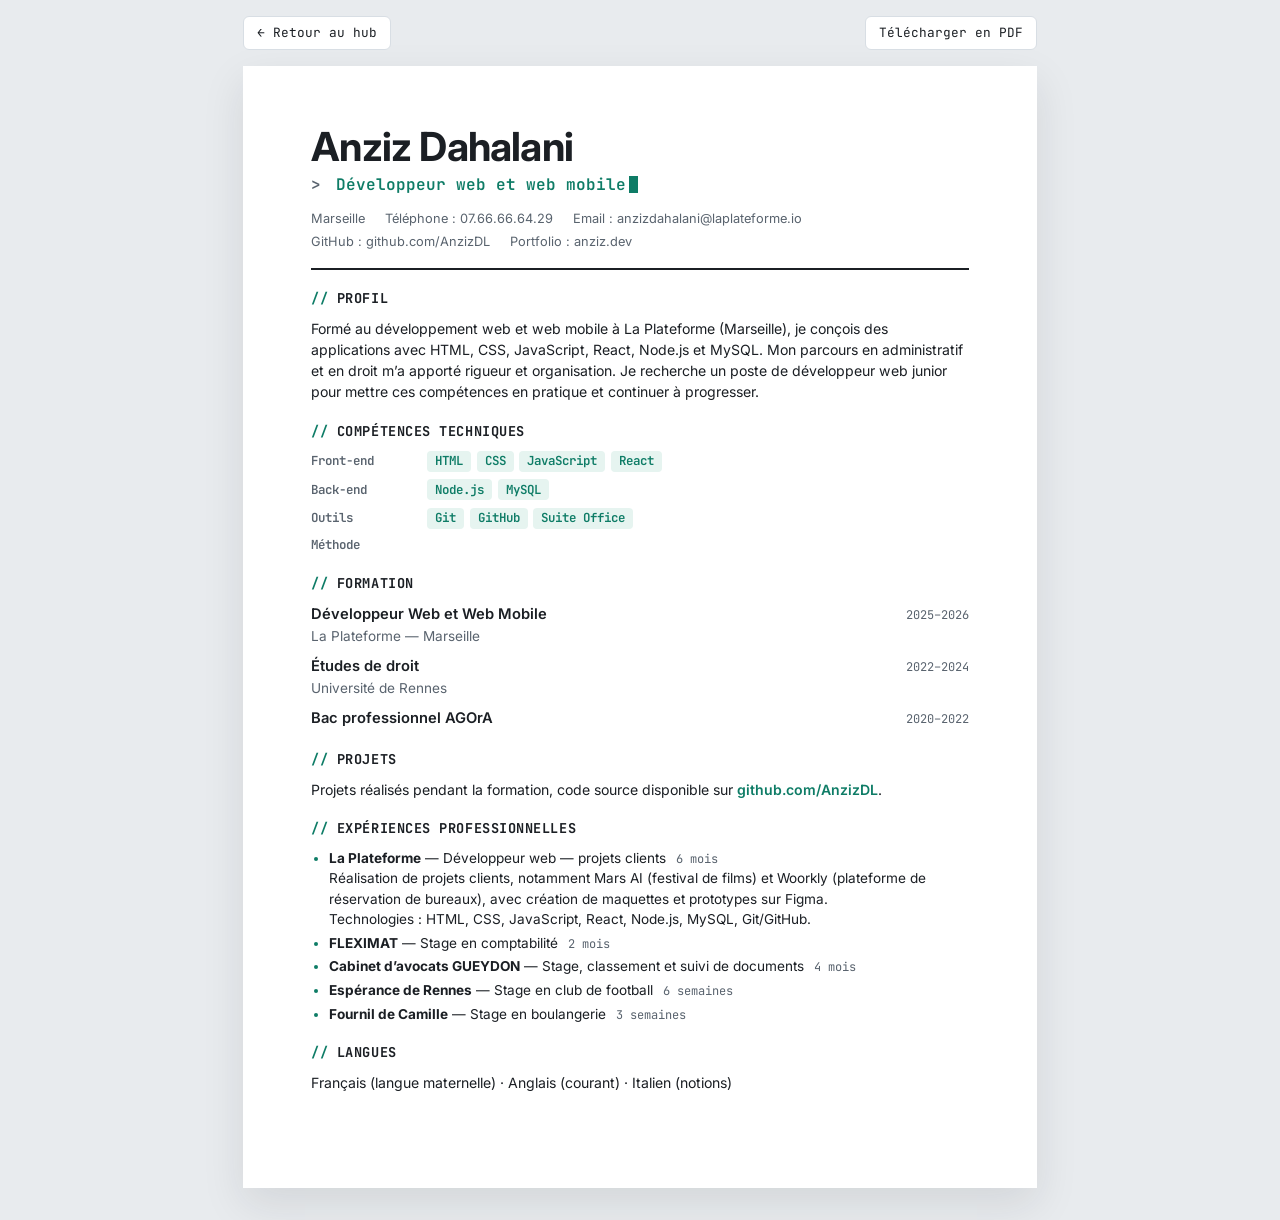
<file: cv-dev.html>
<!doctype html>
<html lang="fr">
  <head>
    <meta charset="utf-8" />
    <meta name="viewport" content="width=device-width, initial-scale=1" />
    <meta name="description" content="CV d'Anziz Dahalani, développeur web et web mobile." />
    <title>Anziz Dahalani — Développeur web</title>
    <link rel="preconnect" href="https://fonts.googleapis.com" />
    <link rel="preconnect" href="https://fonts.gstatic.com" crossorigin />
    <link href="https://fonts.googleapis.com/css2?family=Inter:wght@400;500;600;700&family=JetBrains+Mono:wght@400;600;700&display=swap" rel="stylesheet" />
    <link rel="stylesheet" href="./assets/dev.css" />
  </head>

  <body>
    <nav class="toolbar no-print" aria-label="Navigation">
      <a href="./index.html">← Retour au hub</a>
      <a href="./pdf/cv-dev.pdf" download="Anziz-Dahalani-CV-Dev.pdf">Télécharger en PDF</a>
    </nav>

    <main class="cv" aria-label="Curriculum vitae d'Anziz Dahalani">
      <header class="identity">
        <h1>Anziz Dahalani</h1>
        <p class="job-title"><span class="prompt" aria-hidden="true">&gt;</span> Développeur web et web mobile<span class="cursor" aria-hidden="true"></span></p>
        <address class="contact-details">
          <span>Marseille</span>
          <span>Téléphone : <a href="tel:+33766666429">07.66.66.64.29</a></span>
          <span>Email : <a href="mailto:anzizdahalani@laplateforme.io">anzizdahalani@laplateforme.io</a></span>
          <span>GitHub : <a href="https://github.com/AnzizDL">github.com/AnzizDL</a></span>
          <span>Portfolio : <a href="https://anziz.dev">anziz.dev</a></span>
        </address>
      </header>

      <section aria-labelledby="profil">
        <h2 id="profil">Profil</h2>
        <p>Formé au développement web et web mobile à La Plateforme (Marseille), je conçois des applications avec HTML, CSS, JavaScript, React, Node.js et MySQL. Mon parcours en administratif et en droit m’a apporté rigueur et organisation. Je recherche un poste de développeur web junior pour mettre ces compétences en pratique et continuer à progresser.</p>
      </section>

      <section aria-labelledby="competences">
        <h2 id="competences">Compétences techniques</h2>
        <dl class="stack">
          <div>
            <dt>Front-end</dt>
            <dd><span>HTML</span><span>CSS</span><span>JavaScript</span><span>React</span></dd>
          </div>
          <div>
            <dt>Back-end</dt>
            <dd><span>Node.js</span><span>MySQL</span></dd>
          </div>
          <div>
            <dt>Outils</dt>
            <dd><span>Git</span><span>GitHub</span><span>Suite Office</span></dd>
          </div>
          <div>
            <dt>Méthode</dt>
          </div>
        </dl>
      </section>

      <section aria-labelledby="formation">
        <h2 id="formation">Formation</h2>

        <article class="entry">
          <div class="entry-heading">
            <h3>Développeur Web et Web Mobile</h3>
            <p class="duration">2025–2026</p>
          </div>
          <p class="org">La Plateforme — Marseille</p>
        </article>

        <article class="entry">
          <div class="entry-heading">
            <h3>Études de droit</h3>
            <p class="duration">2022–2024</p>
          </div>
          <p class="org">Université de Rennes</p>
        </article>

        <article class="entry">
          <div class="entry-heading">
            <h3>Bac professionnel AGOrA</h3>
            <p class="duration">2020–2022</p>
          </div>
        </article>
      </section>

      <section aria-labelledby="projets">
        <h2 id="projets">Projets</h2>
        <p>Projets réalisés pendant la formation, code source disponible sur <a class="link" href="https://github.com/AnzizDL">github.com/AnzizDL</a>.</p>
      </section>

      <section aria-labelledby="experiences">
        <h2 id="experiences">Expériences professionnelles</h2>
        <ul class="compact-list">
          <li><strong>La Plateforme</strong> — Développeur web — projets clients <span class="duration">6 mois</span><br />Réalisation de projets clients, notamment Mars AI (festival de films) et Woorkly (plateforme de réservation de bureaux), avec création de maquettes et prototypes sur Figma.<br />Technologies : HTML, CSS, JavaScript, React, Node.js, MySQL, Git/GitHub.</li>
          <li><strong>FLEXIMAT</strong> — Stage en comptabilité <span class="duration">2 mois</span></li>
          <li><strong>Cabinet d’avocats GUEYDON</strong> — Stage, classement et suivi de documents <span class="duration">4 mois</span></li>
          <li><strong>Espérance de Rennes</strong> — Stage en club de football <span class="duration">6 semaines</span></li>
          <li><strong>Fournil de Camille</strong> — Stage en boulangerie <span class="duration">3 semaines</span></li>
        </ul>
      </section>

      <section aria-labelledby="langues">
        <h2 id="langues">Langues</h2>
        <p>Français (langue maternelle) · Anglais (courant) · Italien (notions)</p>
      </section>
    </main>
  </body>
</html>
</file>
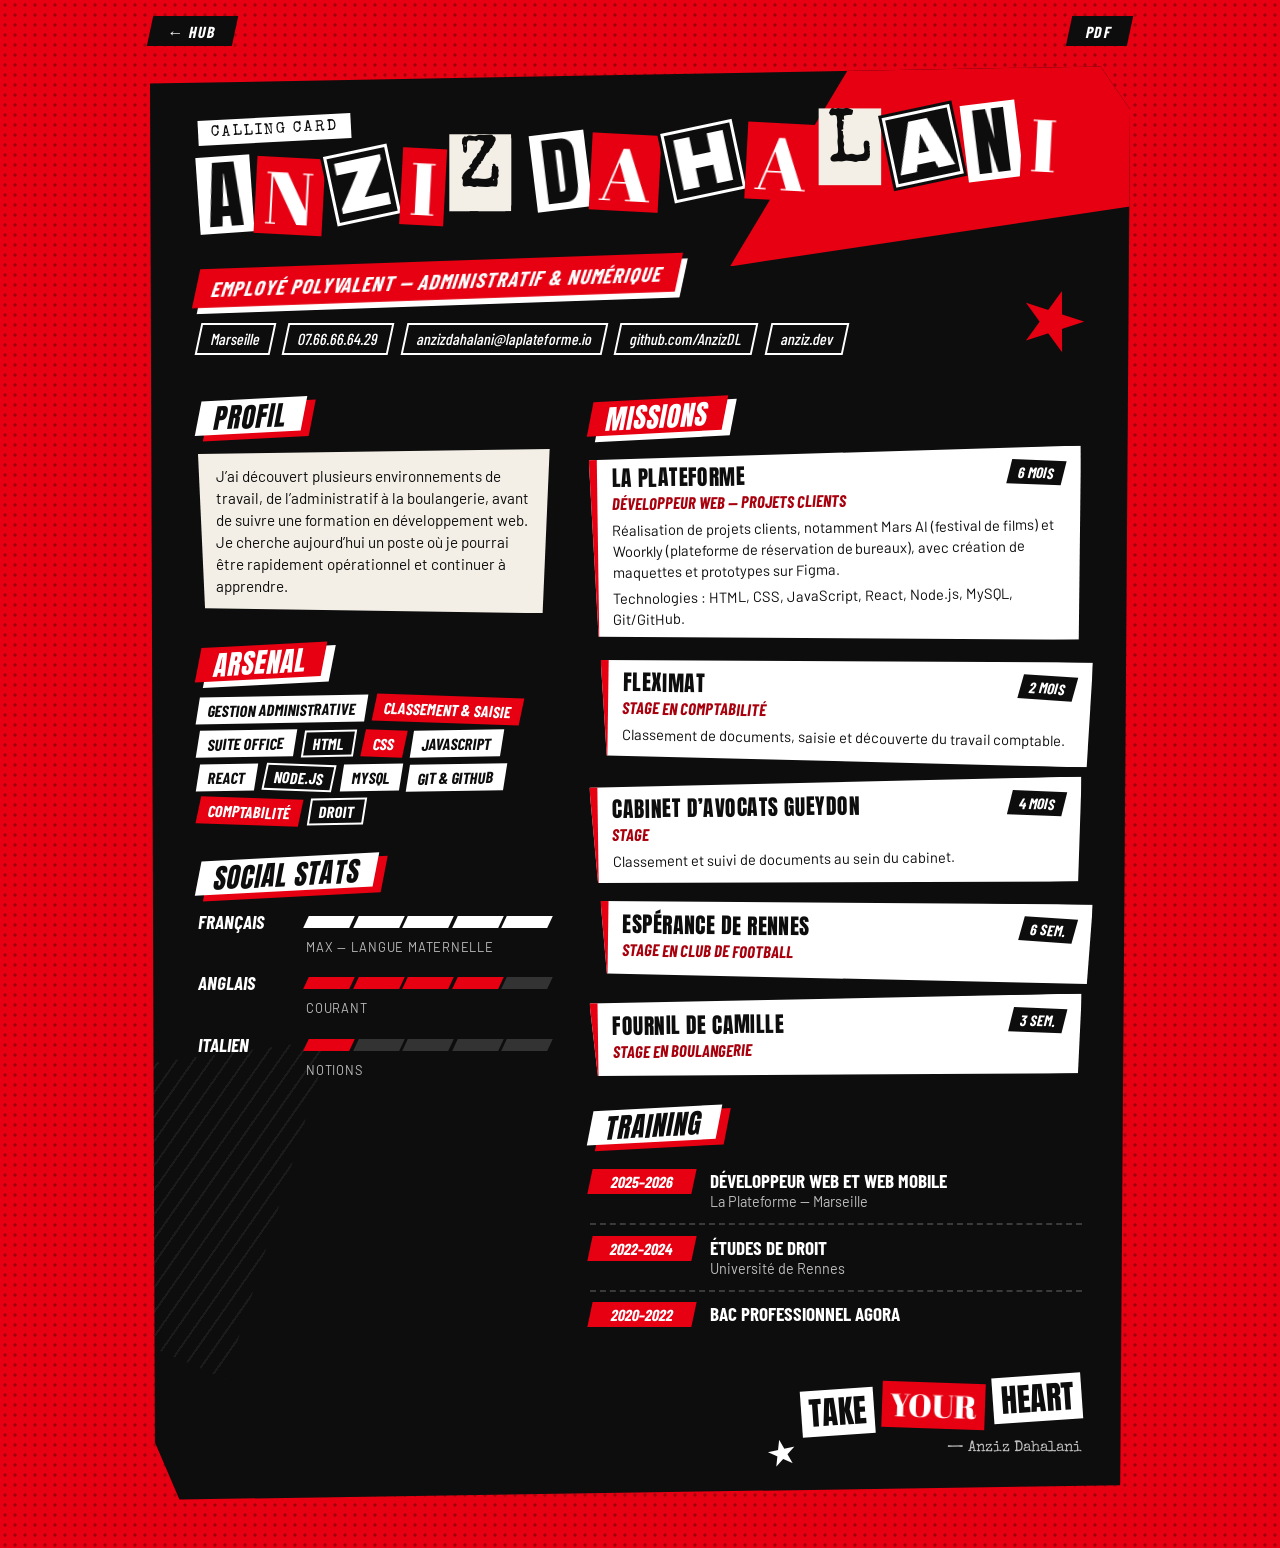
<file: cv-persona5.html>
<!doctype html>
<html lang="fr">
  <head>
    <meta charset="utf-8" />
    <meta name="viewport" content="width=device-width, initial-scale=1" />
    <meta name="description" content="CV d'Anziz Dahalani, version Persona 5." />
    <title>Anziz Dahalani — Calling Card</title>
    <link rel="preconnect" href="https://fonts.googleapis.com" />
    <link rel="preconnect" href="https://fonts.gstatic.com" crossorigin />
    <link href="https://fonts.googleapis.com/css2?family=Abril+Fatface&family=Anton&family=Archivo+Black&family=Barlow+Condensed:ital,wght@0,500;0,700;1,700&family=Barlow:wght@400;500;600&family=Special+Elite&display=swap" rel="stylesheet" />
    <link rel="stylesheet" href="./assets/persona5.css" />
  </head>

  <body>
    <nav class="toolbar no-print" aria-label="Navigation">
      <a href="./index.html">← Hub</a>
      <a href="./pdf/cv-persona5.pdf" download="Anziz-Dahalani-CV-Persona5.pdf">PDF</a>
    </nav>

    <main class="cv" aria-label="Curriculum vitae d'Anziz Dahalani">
      <span class="shard shard--1" aria-hidden="true"></span>
      <span class="shard shard--2" aria-hidden="true"></span>
      <span class="star star--1" aria-hidden="true">★</span>
      <span class="star star--2" aria-hidden="true">★</span>

      <!-- Calling card -->
      <header class="calling-card">
        <p class="kicker">Calling card</p>
        <h1 aria-label="Anziz Dahalani">
          <span class="ransom" aria-hidden="true"><b>A</b><b>N</b><b>Z</b><b>I</b><b>Z</b></span>
          <span class="ransom ransom--2" aria-hidden="true"><b>D</b><b>A</b><b>H</b><b>A</b><b>L</b><b>A</b><b>N</b><b>I</b></span>
        </h1>
        <p class="job-title"><span>Employé polyvalent — administratif &amp; numérique</span></p>
        <address class="contact">
          <span>Marseille</span>
          <a href="tel:+33766666429">07.66.66.64.29</a>
          <a href="mailto:anzizdahalani@laplateforme.io">anzizdahalani@laplateforme.io</a>
          <a href="https://github.com/AnzizDL">github.com/AnzizDL</a>
          <a href="https://anziz.dev">anziz.dev</a>
        </address>
      </header>

      <div class="layout">
        <div class="col">
          <section class="panel" aria-labelledby="profil">
            <h2 id="profil" class="tag"><span>Profil</span></h2>
            <p class="note">J’ai découvert plusieurs environnements de travail, de l’administratif à la boulangerie, avant de suivre une formation en développement web. Je cherche aujourd’hui un poste où je pourrai être rapidement opérationnel et continuer à apprendre.</p>
          </section>

          <section class="panel" aria-labelledby="competences">
            <h2 id="competences" class="tag tag--red"><span>Arsenal</span></h2>
            <ul class="skills">
              <li>Gestion administrative</li>
              <li>Classement &amp; saisie</li>
              <li>Suite Office</li>
              <li>HTML</li>
              <li>CSS</li>
              <li>JavaScript</li>
              <li>React</li>
              <li>Node.js</li>
              <li>MySQL</li>
              <li>Git &amp; GitHub</li>
              <li>Comptabilité</li>
              <li>Droit</li>
            </ul>
          </section>

          <section class="panel" aria-labelledby="langues">
            <h2 id="langues" class="tag"><span>Social stats</span></h2>
            <ul class="stats">
              <li>
                <span class="stat-name">Français</span>
                <span class="stat-bar" style="--level: 5" aria-hidden="true"><i></i><i></i><i></i><i></i><i></i></span>
                <span class="stat-rank">MAX — langue maternelle</span>
              </li>
              <li>
                <span class="stat-name">Anglais</span>
                <span class="stat-bar" style="--level: 4" aria-hidden="true"><i></i><i></i><i></i><i></i><i></i></span>
                <span class="stat-rank">Courant</span>
              </li>
              <li>
                <span class="stat-name">Italien</span>
                <span class="stat-bar" style="--level: 1" aria-hidden="true"><i></i><i></i><i></i><i></i><i></i></span>
                <span class="stat-rank">Notions</span>
              </li>
            </ul>
          </section>
        </div>

        <div class="col">
          <section class="panel" aria-labelledby="experiences">
            <h2 id="experiences" class="tag tag--red"><span>Missions</span></h2>
            <ol class="cards">
              <li class="card">
                <div class="card-head">
                  <h3>La Plateforme</h3>
                  <span class="badge">6 mois</span>
                </div>
                <p class="role">Développeur web — projets clients</p>
                <p>Réalisation de projets clients, notamment Mars AI (festival de films) et Woorkly (plateforme de réservation de bureaux), avec création de maquettes et prototypes sur Figma.</p>
                <p>Technologies : HTML, CSS, JavaScript, React, Node.js, MySQL, Git/GitHub.</p>
              </li>
              <li class="card">
                <div class="card-head">
                  <h3>FLEXIMAT</h3>
                  <span class="badge">2 mois</span>
                </div>
                <p class="role">Stage en comptabilité</p>
                <p>Classement de documents, saisie et découverte du travail comptable.</p>
              </li>
              <li class="card">
                <div class="card-head">
                  <h3>Cabinet d’avocats GUEYDON</h3>
                  <span class="badge">4 mois</span>
                </div>
                <p class="role">Stage</p>
                <p>Classement et suivi de documents au sein du cabinet.</p>
              </li>
              <li class="card">
                <div class="card-head">
                  <h3>Espérance de Rennes</h3>
                  <span class="badge">6 sem.</span>
                </div>
                <p class="role">Stage en club de football</p>
              </li>
              <li class="card">
                <div class="card-head">
                  <h3>Fournil de Camille</h3>
                  <span class="badge">3 sem.</span>
                </div>
                <p class="role">Stage en boulangerie</p>
              </li>
            </ol>
          </section>

          <section class="panel" aria-labelledby="formation">
            <h2 id="formation" class="tag"><span>Training</span></h2>
            <ol class="training">
              <li>
                <span class="year">2025–2026</span>
                <div>
                  <h3>Développeur Web et Web Mobile</h3>
                  <p>La Plateforme — Marseille</p>
                </div>
              </li>
              <li>
                <span class="year">2022–2024</span>
                <div>
                  <h3>Études de droit</h3>
                  <p>Université de Rennes</p>
                </div>
              </li>
              <li>
                <span class="year">2020–2022</span>
                <div>
                  <h3>Bac professionnel AGOrA</h3>
                </div>
              </li>
            </ol>
          </section>
        </div>
      </div>

      <footer class="signature">
        <p><span>Take</span> <span>your</span> <span>heart</span></p>
        <small>— Anziz Dahalani</small>
      </footer>
    </main>
  </body>
</html>
</file>
<file: assets/hub.css>
:root {
  --bg: #f4f1ee;
  --surface: #fff;
  --text: #1d1b1c;
  --muted: #6a6366;
  --border: #e2dcd8;
  --accent: #702d3f;
  --p5-red: #e60012;
}

@media (prefers-color-scheme: dark) {
  :root {
    --bg: #141213;
    --surface: #1e1b1c;
    --text: #f1ecea;
    --muted: #a59da0;
    --border: #353032;
    --accent: #d98a9f;
  }
}

* {
  box-sizing: border-box;
}

body {
  margin: 0;
  min-height: 100vh;
  background: var(--bg);
  color: var(--text);
  font-family: Inter, system-ui, sans-serif;
  line-height: 1.5;
}

a {
  color: inherit;
}

/* En-tête */
.hub-header {
  width: min(100% - 2rem, 1080px);
  margin: 0 auto;
  padding: 4.5rem 0 2.5rem;
}

.eyebrow {
  margin: 0 0 0.5rem;
  color: var(--accent);
  font-size: 0.8rem;
  font-weight: 600;
  letter-spacing: 0.16em;
  text-transform: uppercase;
}

h1 {
  margin: 0;
  font-family: Fraunces, Georgia, serif;
  font-size: clamp(2.4rem, 7vw, 4.2rem);
  font-weight: 600;
  line-height: 1.02;
}

.tagline {
  margin: 0.75rem 0 0;
  color: var(--muted);
  font-size: 1.05rem;
}

.intro {
  margin: 1.75rem 0 0;
  font-weight: 500;
}

/* Cartes */
.cards {
  display: grid;
  grid-template-columns: repeat(2, 1fr);
  gap: 1.5rem;
  width: min(100% - 2rem, 1080px);
  margin: 0 auto;
}

.card {
  position: relative;
  display: flex;
  flex-direction: column;
  overflow: hidden;
  border: 1px solid var(--border);
  border-radius: 14px;
  background: var(--surface);
  transition: transform 0.2s ease, box-shadow 0.2s ease, border-color 0.2s ease;
}

.card:hover,
.card:focus-within {
  transform: translateY(-4px);
  border-color: var(--accent);
  box-shadow: 0 14px 30px rgb(0 0 0 / 0.12);
}

/* Le lien du titre couvre toute la carte */
.card-link {
  text-decoration: none;
  outline: none;
}

.card-link::after {
  content: "";
  position: absolute;
  inset: 0;
  z-index: 1;
}

.card-actions {
  display: flex;
  justify-content: space-between;
  align-items: center;
}

.card-pdf {
  position: relative;
  z-index: 2;
  padding: 0.3rem 0.75rem;
  border: 1px solid var(--border);
  border-radius: 999px;
  color: var(--text);
  font-size: 0.85rem;
  font-weight: 600;
  text-decoration: none;
  transition: background 0.15s, color 0.15s, border-color 0.15s;
}

.card-pdf:hover,
.card-pdf:focus-visible {
  border-color: var(--accent);
  background: var(--accent);
  color: var(--surface);
  outline: none;
}

.card-body {
  display: flex;
  flex: 1;
  flex-direction: column;
  padding: 1.25rem 1.4rem 1.4rem;
}

.card-tag {
  margin: 0 0 0.35rem;
  color: var(--muted);
  font-size: 0.75rem;
  font-weight: 600;
  letter-spacing: 0.1em;
  text-transform: uppercase;
}

.card h2 {
  margin: 0 0 0.5rem;
  font-family: Fraunces, Georgia, serif;
  font-size: 1.45rem;
  font-weight: 600;
}

.card-body > p:not(.card-tag) {
  flex: 1;
  margin: 0 0 1rem;
  color: var(--muted);
  font-size: 0.92rem;
}

.card-cta {
  color: var(--accent);
  font-weight: 600;
}

/* Aperçus miniatures */
.preview {
  position: relative;
  display: flex;
  flex-direction: column;
  gap: 7px;
  height: 190px;
  padding: 1.4rem 1.6rem;
  overflow: hidden;
}

.line {
  display: block;
  width: 88%;
  height: 6px;
  border-radius: 3px;
  background: #d9d4d2;
}

.line--title {
  width: 55%;
  height: 12px;
  background: #3a3537;
}

.line--sub {
  width: 40%;
  background: #702d3f;
}

.line--short {
  width: 62%;
}

.rule {
  display: block;
  height: 2px;
  margin: 4px 0;
  background: #702d3f;
}

.card--ats .preview {
  background: #fbfaf9;
  border-bottom: 1px solid var(--border);
}

.card--classique .preview {
  flex-direction: row;
  gap: 0;
  padding: 0;
  background: #fbfaf9;
  border-bottom: 1px solid var(--border);
}

.card--classique .side {
  width: 34%;
  background: #23304a;
}

.card--classique .main {
  display: flex;
  flex: 1;
  flex-direction: column;
  gap: 8px;
  padding: 1.4rem 1.2rem;
}

.card--classique .line--title {
  background: #23304a;
}

.dot-line {
  display: block;
  position: relative;
  height: 6px;
  margin-left: 14px;
  border-radius: 3px;
  background: #d9d4d2;
}

.dot-line::before {
  content: "";
  position: absolute;
  top: -2px;
  left: -14px;
  width: 10px;
  height: 10px;
  border-radius: 50%;
  background: #b8935a;
}

.card--p5 .preview {
  justify-content: center;
  align-items: center;
  background:
    radial-gradient(circle, rgb(0 0 0 / 0.25) 1.4px, transparent 1.6px) 0 0 / 9px 9px,
    var(--p5-red);
}

.p5-slash {
  position: absolute;
  inset: auto -10% 18% -10%;
  height: 46px;
  background: #0d0d0d;
  transform: rotate(-8deg);
}

.p5-title {
  position: relative;
  z-index: 1;
  display: flex;
  gap: 3px;
  transform: rotate(-6deg);
  font-family: Anton, Impact, sans-serif;
  font-size: 2.6rem;
}

.p5-title b {
  padding: 0 6px;
  font-weight: 400;
  background: #fff;
  color: #0d0d0d;
}

.p5-title b:nth-child(2n) {
  background: #0d0d0d;
  color: #fff;
  transform: rotate(8deg) translateY(4px);
}

.p5-title b:nth-child(3n) {
  background: var(--p5-red);
  color: #fff;
  outline: 3px solid #0d0d0d;
  transform: rotate(-7deg);
}

.p5-star {
  position: absolute;
  top: 10px;
  right: 18px;
  color: #0d0d0d;
  font-size: 2.6rem;
  transform: rotate(14deg);
}

.card--dev .preview {
  justify-content: center;
  gap: 4px;
  padding-left: 1.8rem;
  background: #0f1720;
  color: #d6dde5;
  font-family: "JetBrains Mono", Consolas, monospace;
  font-size: 0.88rem;
}

.code i {
  font-style: normal;
}

.code--indent {
  padding-left: 1.5rem;
}

.c-comment {
  color: #6b7a89;
}

.c-key {
  color: #c792ea;
}

.c-str {
  color: #4fd1a5;
}

.c-cursor {
  display: inline-block;
  width: 0.55em;
  height: 1em;
  margin-left: 3px;
  vertical-align: -0.12em;
  background: #4fd1a5;
  animation: blink 1.1s steps(1) infinite;
}

@keyframes blink {
  50% {
    opacity: 0;
  }
}

.card--dev:hover,
.card--dev:focus-within {
  border-color: #0e7c66;
}

.card--p5:hover,
.card--p5:focus-within {
  border-color: var(--p5-red);
}

.card--p5 .card-cta {
  color: var(--p5-red);
}

/* Pied de page */
.hub-footer {
  display: flex;
  flex-wrap: wrap;
  justify-content: center;
  gap: 0.5rem 0.75rem;
  width: min(100% - 2rem, 1080px);
  margin: 0 auto;
  padding: 3rem 0;
  color: var(--muted);
  font-size: 0.88rem;
}

.hub-footer a {
  text-decoration: none;
}

.hub-footer a:hover {
  color: var(--accent);
}

@media (max-width: 860px) {
  .cards {
    grid-template-columns: 1fr;
  }

  .hub-header {
    padding-top: 2.5rem;
  }
}

@media (prefers-reduced-motion: reduce) {
  .card {
    transition: none;
  }

  .c-cursor {
    animation: none;
  }
}
</file>
<file: cv-dev/style.css>
:root {
  --text: #1f2328;
  --muted: #555b63;
  --accent: #1c3160;
  --rule: #d5d9e0;
  --mono: ui-monospace, "SFMono-Regular", "JetBrains Mono", Menlo, Consolas, monospace;
}

* {
  box-sizing: border-box;
}

html {
  background: #fff;
}

body {
  max-width: 210mm;
  margin: 0 auto;
  padding: 14mm 16mm;
  background: #fff;
  color: var(--text);
  font-family: "Segoe UI", "Helvetica Neue", Roboto, Arial, sans-serif;
  font-size: 10pt;
  line-height: 1.45;
}

h1,
h2,
h3,
p,
ul,
dl,
dd {
  margin: 0;
}

a {
  color: var(--accent);
  text-decoration: none;
}

a:hover {
  text-decoration: underline;
}

/* Retour au hub — masqué à l'impression */
.back-link {
  display: inline-block;
  margin-bottom: 12px;
  color: var(--muted);
  font-size: 9pt;
  letter-spacing: 0.04em;
}

.back-link:hover,
.back-link:focus-visible {
  color: var(--accent);
  text-decoration: none;
}

/* En-tête */
.cv-header {
  padding-bottom: 10px;
  border-bottom: 2px solid var(--accent);
}

h1 {
  font-size: 20pt;
  font-weight: 700;
  letter-spacing: 0.06em;
  text-transform: uppercase;
  line-height: 1.2;
}

.role {
  margin-top: 2px;
  color: var(--accent);
  font-size: 11pt;
  font-weight: 600;
  letter-spacing: 0.04em;
}

.contact {
  margin-top: 6px;
}

.contact a {
  font-weight: 600;
}

.availability {
  margin-top: 2px;
  color: var(--muted);
}

/* Colonnes */
.layout {
  display: grid;
  grid-template-columns: 1fr 62mm;
  gap: 0 12mm;
  align-items: start;
}

.col-side {
  padding-left: 10mm;
  border-left: 1px solid var(--rule);
}

section {
  margin-top: 14px;
}

.col-main > section:first-child,
.col-side > section:first-child {
  margin-top: 14px;
}

h2 {
  margin-bottom: 6px;
  color: var(--accent);
  font-size: 10pt;
  font-weight: 700;
  letter-spacing: 0.08em;
  text-transform: uppercase;
}

ul {
  padding-left: 0;
  list-style: none;
}

/* Entrées (projets et expériences) */
.entry + .entry {
  margin-top: 10px;
}

.entry h3 {
  display: flex;
  flex-wrap: wrap;
  justify-content: space-between;
  gap: 0 12px;
  font-size: 10pt;
}

.entry-title {
  font-weight: 700;
}

.entry-date {
  color: var(--muted);
  font-weight: 400;
}

.entry ul {
  margin-top: 2px;
  padding-left: 15px;
  list-style: disc;
}

.entry li::marker {
  color: var(--accent);
}

.stack {
  margin-top: 4px;
  color: var(--muted);
  font-family: var(--mono);
  font-size: 8.5pt;
}

/* Compétences */
.skills dt {
  font-weight: 700;
}

.skills dt + dd {
  margin-bottom: 6px;
}

.skills dd {
  color: var(--muted);
}

/* Formation */
.education li + li,
.languages li + li {
  margin-top: 4px;
}

.year {
  display: block;
  color: var(--muted);
}

@media (max-width: 760px) {
  body {
    padding: 24px 16px;
  }

  .layout {
    grid-template-columns: 1fr;
    gap: 0;
  }

  .col-side {
    margin-top: 6px;
    padding-left: 0;
    padding-top: 10px;
    border-left: 0;
    border-top: 1px solid var(--rule);
  }

  .entry h3 {
    flex-direction: column;
  }
}

@page {
  size: A4;
  margin: 12mm 14mm;
}

@media print {
  .back-link {
    display: none;
  }

  body {
    max-width: none;
    padding: 0;
    font-size: 9.5pt;
    line-height: 1.4;
  }

  a {
    color: var(--accent);
  }

  a[href]::after {
    content: none;
  }

  h2,
  h3 {
    break-after: avoid;
  }

  .entry,
  .education li,
  .skills dt,
  .skills dd {
    break-inside: avoid;
  }

  section {
    break-inside: avoid;
  }
}
</file>
<file: cv-general/style.css>
:root {
  --text: #1f2328;
  --muted: #555b63;
  --accent: #1c3160;
  --rule: #d5d9e0;
}

* {
  box-sizing: border-box;
}

html {
  background: #fff;
}

body {
  max-width: 210mm;
  margin: 0 auto;
  padding: 16mm 18mm;
  background: #fff;
  color: var(--text);
  font-family: "Segoe UI", "Helvetica Neue", Roboto, Arial, sans-serif;
  font-size: 10.5pt;
  line-height: 1.45;
}

h1,
h2,
h3,
p,
ul {
  margin: 0;
}

a {
  color: var(--accent);
  text-decoration: none;
}

/* Retour au hub — masqué à l'impression */
.back-link {
  display: inline-block;
  margin-bottom: 14px;
  color: var(--muted);
  font-size: 9pt;
  letter-spacing: 0.04em;
}

.back-link:hover,
.back-link:focus-visible {
  color: var(--accent);
}

/* En-tête */
.cv-header {
  padding-bottom: 12px;
  border-bottom: 1px solid var(--rule);
}

h1 {
  font-size: 20pt;
  font-weight: 700;
  letter-spacing: 0.06em;
  text-transform: uppercase;
  line-height: 1.2;
}

.contact {
  margin-top: 6px;
}

.contact a {
  font-weight: 600;
}

.availability {
  margin-top: 2px;
  color: var(--muted);
}

/* Sections */
section {
  margin-top: 16px;
}

h2 {
  margin-bottom: 6px;
  color: var(--accent);
  font-size: 10.5pt;
  font-weight: 700;
  letter-spacing: 0.08em;
  text-transform: uppercase;
}

ul {
  padding-left: 0;
  list-style: none;
}

.skills li + li {
  margin-top: 3px;
}

/* Expériences */
.entry + .entry {
  margin-top: 10px;
}

.entry h3 {
  display: flex;
  flex-wrap: wrap;
  justify-content: space-between;
  gap: 0 12px;
  font-size: 10.5pt;
}

.entry-title {
  font-weight: 700;
}

.entry-date {
  color: var(--muted);
  font-weight: 400;
}

.entry ul {
  margin-top: 2px;
  padding-left: 16px;
  list-style: disc;
}

.entry li::marker {
  color: var(--accent);
}

/* Formation */
.education li {
  display: flex;
  gap: 14px;
}

.education li + li {
  margin-top: 3px;
}

.year {
  flex: 0 0 5.5em;
  color: var(--muted);
}

/* Langues */
.languages {
  display: flex;
  flex-wrap: wrap;
  gap: 4px 28px;
}

@media (max-width: 600px) {
  body {
    padding: 24px 16px;
  }

  .education li {
    flex-direction: column;
    gap: 0;
  }

  .year {
    flex: none;
  }
}

@page {
  size: A4;
  margin: 14mm 16mm;
}

@media print {
  .back-link {
    display: none;
  }

  body {
    max-width: none;
    padding: 0;
    font-size: 10.5pt;
    line-height: 1.5;
  }

  section {
    margin-top: 20px;
  }

  .entry + .entry {
    margin-top: 12px;
  }

  a {
    color: var(--accent);
  }

  a[href]::after {
    content: none;
  }

  h2,
  h3 {
    break-after: avoid;
  }

  .entry,
  .education li,
  .skills li {
    break-inside: avoid;
  }
}
</file>
<file: cv-persona/style.css>
/* =========================================================
   CV créatif — Anziz Dahalani
   Direction artistique originale : noir / blanc / rouge,
   formes angulaires, diagonales, trames.
   ========================================================= */

:root {
  --black: #0b0b0c;
  --black-soft: #161618;
  --paper: #f2efe9;
  --white: #ffffff;
  --red: #d81f26;
  --red-deep: #8e0f16;
  /* Rouge eclairci : contraste suffisant sur les fonds sombres. */
  --red-bright: #ef4a52;
  --grey: #8d8d92;

  --display: "Arial Black", "Helvetica Neue", Impact, Haettenschweiler, sans-serif;
  --body: "Segoe UI", "Helvetica Neue", Roboto, Arial, sans-serif;

  /* Trame de points et rayures diagonales, générées en CSS. */
  --halftone: radial-gradient(circle at center, currentColor 1.2px, transparent 1.3px);
  --stripes: repeating-linear-gradient(135deg,
      transparent 0 8px,
      rgba(0, 0, 0, 0.14) 8px 16px);

  /* Découpes angulaires réutilisées. */
  --cut-title: polygon(0 0, 100% 0, calc(100% - 18px) 100%, 0 100%);
  --cut-block: polygon(0 0, 100% 0, 100% calc(100% - 22px), calc(100% - 22px) 100%, 0 100%);

  --speed: 0.4s;
}

* {
  box-sizing: border-box;
}

html {
  scroll-behavior: smooth;
  background: var(--black);
}

body {
  overflow-x: hidden;
  margin: 0;
  background: var(--black);
  color: var(--paper);
  font-family: var(--body);
  font-size: 16px;
  line-height: 1.55;
}

h1,
h2,
h3,
p,
ul,
ol {
  margin: 0;
}

ul,
ol {
  padding: 0;
  list-style: none;
}

a {
  color: inherit;
}

@supports (overflow: clip) {
  body {
    overflow-x: clip;
  }
}

::selection {
  background: var(--red);
  color: var(--white);
}

:focus-visible {
  outline: 3px solid var(--red);
  outline-offset: 3px;
}

.skip-link {
  position: absolute;
  top: -100px;
  left: 12px;
  z-index: 100;
  padding: 10px 16px;
  background: var(--red);
  color: var(--white);
  font-weight: 700;
  text-decoration: none;
}

.skip-link:focus {
  top: 12px;
}

/* ---------------------------------------------------------
   Navigation
   --------------------------------------------------------- */

.site-nav {
  position: sticky;
  top: 0;
  z-index: 50;
  display: flex;
  flex-wrap: wrap;
  align-items: center;
  justify-content: space-between;
  gap: 8px 20px;
  padding: 12px clamp(16px, 5vw, 64px);
  background: rgba(11, 11, 12, 0.92);
  border-bottom: 2px solid var(--red);
  backdrop-filter: blur(6px);
}

.site-nav ul {
  display: flex;
  flex-wrap: wrap;
  gap: 6px 22px;
}

.site-nav a {
  font-size: 12px;
  font-weight: 700;
  letter-spacing: 0.14em;
  text-transform: uppercase;
  text-decoration: none;
}

.site-nav ul a {
  position: relative;
  padding-bottom: 3px;
}

/* Soulignement animé, déclenché au survol. */
.site-nav ul a::after {
  content: "";
  position: absolute;
  left: 0;
  bottom: 0;
  width: 100%;
  height: 2px;
  background: var(--red);
  transform: scaleX(0);
  transform-origin: left;
  transition: transform var(--speed) ease;
}

.site-nav ul a:hover::after,
.site-nav ul a:focus-visible::after {
  transform: scaleX(1);
}

.nav-back {
  color: var(--red-bright);
}

.nav-back:hover {
  color: var(--white);
}

/* ---------------------------------------------------------
   Hero
   --------------------------------------------------------- */

.hero {
  position: relative;
  overflow: hidden;
  padding: clamp(56px, 11vw, 120px) clamp(16px, 5vw, 64px) clamp(48px, 8vw, 96px);
  background: var(--black);
  isolation: isolate;
}

.hero-deco {
  position: absolute;
  inset: 0;
  z-index: -1;
  pointer-events: none;
}

.deco-slab {
  position: absolute;
  display: block;
}

.slab-a {
  top: -14%;
  right: -12%;
  width: 62%;
  height: 130%;
  background: var(--red);
  transform: rotate(14deg);
  opacity: 0.92;
}

.slab-b {
  bottom: -30%;
  left: -8%;
  width: 46%;
  height: 90%;
  background: var(--black-soft);
  background-image: var(--stripes);
  transform: rotate(-9deg);
}

.deco-halftone {
  position: absolute;
  top: 8%;
  right: 6%;
  width: min(280px, 45vw);
  height: min(280px, 45vw);
  color: var(--black);
  background-image: var(--halftone);
  background-size: 9px 9px;
  opacity: 0.55;
  transform: rotate(-6deg);
}

.deco-ghost {
  position: absolute;
  right: clamp(8px, 3vw, 40px);
  bottom: 2%;
  font-family: var(--display);
  font-size: clamp(6rem, 22vw, 18rem);
  line-height: 0.8;
  color: transparent;
  -webkit-text-stroke: 2px rgba(242, 239, 233, 0.16);
  transform: rotate(-8deg);
}

.hero-tag {
  display: inline-block;
  padding: 5px 26px 5px 14px;
  background: var(--paper);
  color: var(--black);
  font-size: 11px;
  font-weight: 700;
  letter-spacing: 0.22em;
  text-transform: uppercase;
  transform: rotate(-2deg);
  clip-path: var(--cut-title);
}

.hero-name {
  margin-top: 18px;
  font-family: var(--display);
  font-size: clamp(3.2rem, 15vw, 10rem);
  line-height: 0.86;
  letter-spacing: -0.03em;
  text-transform: uppercase;
}

.name-line {
  display: block;
  animation: slide-in 0.6s cubic-bezier(0.2, 0.9, 0.3, 1) both;
}

.name-line--alt {
  margin-left: clamp(12px, 6vw, 90px);
  color: var(--black);
  -webkit-text-stroke: 2px var(--paper);
  animation-delay: 0.12s;
}

@supports not (-webkit-text-stroke: 1px currentColor) {
  .name-line--alt {
    color: var(--paper);
  }

  .deco-ghost {
    color: rgba(242, 239, 233, 0.14);
  }
}

@keyframes slide-in {
  from {
    opacity: 0;
    transform: translate3d(-40px, 22px, 0) skewX(-10deg);
  }

  to {
    opacity: 1;
    transform: none;
  }
}

.hero-role {
  margin-top: 22px;
  font-size: clamp(1.05rem, 2.6vw, 1.5rem);
  font-weight: 700;
  letter-spacing: 0.06em;
  text-transform: uppercase;
}

.hero-note {
  max-width: 38ch;
  margin-top: 8px;
  color: var(--paper);
  font-size: 1.02rem;
}

.hero-contact {
  display: flex;
  flex-wrap: wrap;
  gap: 8px;
  margin-top: 28px;
}

.hero-contact li {
  padding: 6px 26px 6px 14px;
  background: var(--paper);
  color: var(--black);
  font-size: 13px;
  font-weight: 700;
  clip-path: var(--cut-title);
}

.hero-contact a {
  text-decoration: none;
}

.hero-status {
  margin-top: 16px;
  color: var(--paper);
  font-size: 13px;
  font-weight: 700;
  letter-spacing: 0.08em;
  text-transform: uppercase;
}

/* ---------------------------------------------------------
   Sections
   --------------------------------------------------------- */

.section {
  position: relative;
  max-width: 1080px;
  margin: 0 auto;
  padding: clamp(48px, 8vw, 88px) clamp(16px, 5vw, 64px);
}

.section-title {
  display: inline-block;
  margin-bottom: 34px;
  transform: rotate(-1.6deg);
}

.section-title span {
  display: inline-block;
  padding: 8px 30px 8px 18px;
  background: var(--paper);
  color: var(--black);
  font-family: var(--display);
  font-size: clamp(1.5rem, 5vw, 2.6rem);
  letter-spacing: 0.02em;
  text-transform: uppercase;
  clip-path: var(--cut-title);
}

.section--skills .section-title span,
.section--path .section-title span {
  background: var(--red);
  color: var(--white);
}

/* À propos */
.about-grid {
  display: grid;
  grid-template-columns: repeat(auto-fit, minmax(260px, 1fr));
  gap: 26px;
  align-items: start;
}

.about-lead {
  padding: 22px;
  border-left: 6px solid var(--red);
  font-size: clamp(1.15rem, 3vw, 1.6rem);
  font-weight: 700;
  line-height: 1.3;
}

.about-text {
  color: #cfccc5;
}

/* Compétences */
.skill-grid {
  display: grid;
  grid-template-columns: repeat(auto-fit, minmax(240px, 1fr));
  gap: 20px;
}

.skill-block {
  padding: 24px 22px 26px;
  background: var(--paper);
  color: var(--black);
  clip-path: var(--cut-block);
  transition: transform var(--speed) ease, background var(--speed) ease;
}

.skill-block:hover {
  transform: translateY(-6px) rotate(-0.8deg);
}

.skill-block--accent {
  background: var(--red);
  color: var(--white);
}

.skill-heading {
  margin-bottom: 14px;
  font-family: var(--display);
  font-size: 1.5rem;
  letter-spacing: 0.04em;
  text-transform: uppercase;
}

.tag-list {
  display: flex;
  flex-wrap: wrap;
  gap: 7px;
}

.tag-list li {
  padding: 5px 24px 5px 12px;
  background: var(--black);
  color: var(--paper);
  font-size: 12px;
  font-weight: 700;
  letter-spacing: 0.06em;
  text-transform: uppercase;
  clip-path: var(--cut-title);
}

.skill-block--accent .tag-list li {
  background: var(--white);
  color: var(--red-deep);
}

.tag-list--tight li {
  padding: 4px 22px 4px 10px;
  font-size: 11px;
}

/* Expériences */
.work-lead {
  position: relative;
  padding: 24px 22px;
  background: var(--red);
  color: var(--white);
  clip-path: var(--cut-block);
}

.work-org {
  font-family: var(--display);
  font-size: clamp(1.6rem, 6vw, 3rem);
  line-height: 1;
  text-transform: uppercase;
}

.work-role {
  margin-top: 6px;
  font-weight: 700;
  letter-spacing: 0.04em;
  text-transform: uppercase;
}

.work-length {
  margin-top: 2px;
  font-size: 13px;
  letter-spacing: 0.14em;
  text-transform: uppercase;
  opacity: 0.85;
}

.project-grid {
  display: grid;
  grid-template-columns: repeat(auto-fit, minmax(280px, 1fr));
  gap: 20px;
  margin-top: 20px;
}

.project {
  position: relative;
  overflow: hidden;
  padding: 26px 22px 28px;
  background: var(--paper);
  color: var(--black);
  clip-path: var(--cut-block);
}

/* Trame décorative dans l'angle des projets. */
.project::before {
  content: "";
  position: absolute;
  top: -20px;
  right: -20px;
  width: 140px;
  height: 140px;
  color: var(--black);
  background-image: var(--halftone);
  background-size: 8px 8px;
  opacity: 0.35;
  transform: rotate(12deg);
  pointer-events: none;
}

.project--two {
  background: var(--black-soft);
  color: var(--paper);
  border: 2px solid var(--paper);
}

.project--two::before {
  color: var(--red);
  opacity: 0.6;
}

.project-index {
  font-family: var(--display);
  font-size: 13px;
  letter-spacing: 0.2em;
  color: var(--red-deep);
}

.project--two .project-index {
  color: var(--red-bright);
}

.project-name {
  margin-top: 4px;
  font-family: var(--display);
  font-size: clamp(2rem, 7vw, 3.4rem);
  line-height: 0.95;
  letter-spacing: -0.02em;
  text-transform: uppercase;
}

.project--two .project-name {
  color: var(--red-bright);
}

.project-kind {
  margin-top: 4px;
  font-size: 13px;
  font-weight: 700;
  letter-spacing: 0.1em;
  text-transform: uppercase;
}

.project-text {
  margin-top: 12px;
  font-size: 0.95rem;
}

.project .tag-list {
  margin-top: 16px;
}

.project--two .tag-list li {
  background: var(--red);
  color: var(--white);
}

.work-list {
  display: grid;
  grid-template-columns: repeat(auto-fit, minmax(240px, 1fr));
  gap: 18px;
  margin-top: 20px;
}

.work-list li {
  padding: 18px 18px 20px;
  border-left: 5px solid var(--red);
  background: var(--black-soft);
  font-size: 0.93rem;
  color: #cfccc5;
}

.work-list h3 {
  font-size: 1.05rem;
  font-weight: 800;
  letter-spacing: 0.04em;
  text-transform: uppercase;
  color: var(--paper);
}

.work-meta {
  margin: 2px 0 8px;
  font-size: 12px;
  letter-spacing: 0.1em;
  text-transform: uppercase;
  color: var(--red-bright);
}

/* Parcours — timeline en diagonale */
.timeline {
  display: grid;
  gap: 18px;
}

.step {
  position: relative;
  padding: 24px 22px 26px 84px;
  background: var(--paper);
  color: var(--black);
  clip-path: var(--cut-block);
}

.step:nth-child(2) {
  margin-left: clamp(0px, 6vw, 70px);
  background: var(--black-soft);
  color: var(--paper);
  border-left: 5px solid var(--red);
}

.step:nth-child(3) {
  margin-left: clamp(0px, 12vw, 140px);
}

.step-num {
  position: absolute;
  top: 12px;
  left: 14px;
  font-family: var(--display);
  font-size: 3.4rem;
  line-height: 1;
  color: var(--red);
  opacity: 0.85;
}

.step-year {
  font-size: 12px;
  font-weight: 700;
  letter-spacing: 0.18em;
  text-transform: uppercase;
  color: var(--red-deep);
}

.step:nth-child(2) .step-year {
  color: var(--red-bright);
}

.step-title {
  margin-top: 2px;
  font-family: var(--display);
  font-size: clamp(1.3rem, 4vw, 2rem);
  line-height: 1.05;
  text-transform: uppercase;
}

.step-text {
  margin-top: 4px;
  font-size: 0.95rem;
}

/* Langues */
.lang-list {
  display: grid;
  grid-template-columns: repeat(auto-fit, minmax(200px, 1fr));
  gap: 14px;
}

.lang-list li {
  display: flex;
  flex-direction: column;
  padding: 16px 18px;
  border: 2px solid var(--paper);
  clip-path: var(--cut-block);
}

.lang-list strong {
  font-family: var(--display);
  font-size: 1.25rem;
  text-transform: uppercase;
}

.lang-list span {
  font-size: 0.9rem;
  color: var(--grey);
}

/* ---------------------------------------------------------
   Pied de page
   --------------------------------------------------------- */

.site-footer {
  padding: clamp(36px, 6vw, 64px) clamp(16px, 5vw, 64px);
  background: var(--red);
  color: var(--white);
}

.footer-name {
  font-family: var(--display);
  font-size: clamp(2rem, 9vw, 5rem);
  line-height: 0.9;
  letter-spacing: -0.02em;
  text-transform: uppercase;
}

.footer-links {
  display: flex;
  flex-wrap: wrap;
  gap: 8px 26px;
  margin-top: 18px;
  font-size: 13px;
  font-weight: 700;
  letter-spacing: 0.08em;
  text-transform: uppercase;
}

.footer-links a {
  text-decoration: none;
  border-bottom: 2px solid rgba(255, 255, 255, 0.4);
}

.footer-links a:hover {
  border-bottom-color: var(--white);
}

/* ---------------------------------------------------------
   Apparition au scroll (activée seulement si JS est présent)
   --------------------------------------------------------- */

.js .reveal {
  opacity: 0;
  transform: translate3d(0, 26px, 0);
  transition: opacity var(--speed) ease-out, transform var(--speed) cubic-bezier(0.2, 0.9, 0.3, 1);
}

.js .reveal.is-visible {
  opacity: 1;
  transform: none;
}

/* ---------------------------------------------------------
   Responsive — on réduit les rotations et les décalages
   --------------------------------------------------------- */

@media (max-width: 700px) {
  .section-title {
    transform: none;
  }

  .hero-tag {
    transform: none;
  }

  .deco-ghost {
    font-size: 8rem;
    transform: none;
    opacity: 0.6;
  }

  .step {
    padding: 62px 18px 22px;
  }

  .step-num {
    font-size: 2.6rem;
  }

  .step:nth-child(2),
  .step:nth-child(3) {
    margin-left: 0;
  }

  .name-line--alt {
    margin-left: 0;
  }

  .skill-block:hover {
    transform: none;
  }
}

@media (prefers-reduced-motion: reduce) {
  html {
    scroll-behavior: auto;
  }

  *,
  *::before,
  *::after {
    animation: none !important;
    transition: none !important;
  }

  .js .reveal {
    opacity: 1;
    transform: none;
  }
}

/* ---------------------------------------------------------
   Impression — version condensée qui conserve l'identité
   noir / blanc / rouge, sur fond blanc pour rester lisible.
   Nécessite « Graphiques d'arrière-plan » côté navigateur
   pour les aplats ; sans cette option la page reste correcte.
   --------------------------------------------------------- */

@page {
  size: A4;
  margin: 13mm;
}

@media print {
  .site-nav,
  .hero-deco,
  .skip-link,
  .project::before,
  .step-num,
  .project-index,
  .footer-back {
    display: none !important;
  }

  /* Sans cette regle, les sections non encore revelees par
     l'IntersectionObserver s'impriment vides. */
  .js .reveal {
    opacity: 1;
    transform: none;
  }

  html,
  body {
    background: #fff;
    color: #000;
    font-size: 10pt;
    line-height: 1.4;
  }

  /* Les aplats rouges et noirs conservés doivent être imprimés. */
  .section-title span,
  .work-lead,
  .tag-list li {
    -webkit-print-color-adjust: exact;
    print-color-adjust: exact;
  }

  .hero,
  .section,
  .site-footer {
    max-width: none;
    margin: 0;
    padding: 0 0 6mm;
    background: #fff;
    color: #000;
    break-inside: auto;
  }

  /* En-tête */
  .hero-tag {
    padding: 0;
    background: none;
    color: var(--red-deep);
    font-size: 8pt;
    letter-spacing: 0.18em;
    clip-path: none;
    transform: none;
  }

  .hero-name {
    margin-top: 2mm;
    font-size: 30pt;
    line-height: 0.92;
    color: #000;
  }

  .name-line--alt {
    margin-left: 0;
    color: #000;
    -webkit-text-stroke: 0;
  }

  .hero-role {
    margin-top: 1mm;
    padding-top: 1.5mm;
    border-top: 2pt solid var(--red);
    font-size: 11pt;
  }

  .hero-note {
    max-width: none;
    margin-top: 1mm;
    font-size: 10pt;
  }

  .hero-contact {
    gap: 0;
    margin-top: 2mm;
  }

  .hero-contact li {
    padding: 0;
    background: none;
    color: #000;
    font-size: 9.5pt;
    clip-path: none;
  }

  .hero-contact li:not(:last-child)::after {
    content: "\00a0·\00a0";
  }

  .hero-status {
    margin-top: 1mm;
    color: #000;
    font-size: 8.5pt;
  }

  /* Titres de section : bloc rouge conservé, sans rotation. */
  .section-title {
    margin-bottom: 3mm;
    transform: none;
  }

  .section-title span {
    padding: 2px 16px 2px 8px;
    background: var(--red);
    color: #fff;
    font-size: 12pt;
  }

  /* Blocs de contenu : fond blanc, accents rouges. */
  .about-lead {
    padding: 0 0 0 4mm;
    border-left: 2pt solid var(--red);
    font-size: 11pt;
  }

  .about-text,
  .work-list li,
  .lang-list span {
    color: #000;
  }

  .skill-grid,
  .project-grid,
  .work-list,
  .lang-list {
    gap: 4mm;
  }

  .skill-block,
  .project,
  .step,
  .lang-list li {
    padding: 0 0 0 4mm;
    margin-left: 0;
    background: none;
    color: #000;
    border: 0;
    border-left: 1.5pt solid #000;
    clip-path: none;
    transform: none;
    break-inside: avoid;
  }

  .project--two,
  .step:nth-child(2) {
    border-left-color: var(--red);
  }

  .skill-heading,
  .project-name,
  .step-title,
  .work-org {
    font-size: 12pt;
    line-height: 1.1;
    color: #000;
  }

  .project--two .project-name,
  .step:nth-child(2) .step-year {
    color: var(--red-deep);
  }

  .project-index,
  .step-year,
  .work-meta {
    color: var(--red-deep);
  }

  /* Étiquettes : contour plutôt qu'aplat, pour rester lisibles. */
  .tag-list {
    gap: 1mm 2mm;
  }

  .tag-list li,
  .tag-list--tight li {
    padding: 0.5mm 2mm;
    background: none;
    color: #000;
    border: 0.75pt solid #000;
    font-size: 7.5pt;
    clip-path: none;
  }

  .skill-block--accent .tag-list li,
  .project--two .tag-list li {
    color: var(--red-deep);
    border-color: var(--red);
  }

  /* La Plateforme : bandeau rouge conservé, c'est le bloc principal. */
  .work-lead {
    padding: 3mm 4mm;
    background: var(--red);
    color: #fff;
    clip-path: none;
    break-inside: avoid;
  }

  .work-lead .work-org {
    font-size: 15pt;
    color: #fff;
  }

  .work-lead .work-role,
  .work-lead .work-length {
    color: #fff;
    font-size: 9pt;
  }

  .work-list li {
    padding-left: 4mm;
    border-left: 1.5pt solid var(--red);
    font-size: 9.5pt;
  }

  .work-list h3 {
    color: #000;
    font-size: 10.5pt;
  }

  .step-text,
  .project-text {
    font-size: 9.5pt;
  }

  /* Pied de page réduit à une ligne de contact. */
  .site-footer {
    padding-top: 4mm;
    border-top: 2pt solid var(--red);
  }

  .footer-name {
    font-size: 13pt;
    color: #000;
  }

  .footer-links {
    margin-top: 1mm;
    font-size: 9pt;
  }

  .footer-links a {
    border-bottom: 0;
  }

  a {
    color: #000;
    text-decoration: none;
  }

  section,
  .project,
  .step,
  .skill-block {
    break-inside: avoid;
  }

  h2,
  h3 {
    break-after: avoid;
  }
}
</file>
<file: assets/stylecv.css>
:root {
  color-scheme: light;
  --text: #242124;
  --muted: #5c5659;
  --accent: #702d3f;
  --rule: #d5cccf;
}

* {
  box-sizing: border-box;
}

html {
  background: #ece9e8;
  font-family: Arial, Helvetica, system-ui, sans-serif;
  font-size: 16px;
}

body {
  margin: 0;
  color: var(--text);
  background: transparent;
  line-height: 1.48;
}

.cv {
  width: min(100% - 2rem, 210mm);
  min-height: 297mm;
  margin: 1.75rem auto;
  padding: 16mm 18mm;
  background: #fff;
}

.identity {
  padding: 0.15rem 0 1rem;
  border-bottom: 3px solid var(--accent);
}

h1,
h2,
h3,
p {
  margin-top: 0;
}

h1 {
  margin-bottom: 0.28rem;
  font-family: Georgia, "Times New Roman", serif;
  font-size: 2.75rem;
  line-height: 1;
  letter-spacing: 0.025em;
  text-transform: uppercase;
}

.job-title {
  margin-bottom: 0.72rem;
  color: var(--accent);
  font-size: 1rem;
  font-weight: 600;
}

.contact-details {
  display: flex;
  flex-wrap: wrap;
  gap: 0.28rem 1.25rem;
  color: var(--muted);
  font-size: 0.81rem;
  font-style: normal;
}

a {
  color: inherit;
  text-decoration: none;
}

section {
  margin-top: 1rem;
  break-inside: avoid;
}

h2 {
  margin-bottom: 0.58rem;
  padding-bottom: 0.2rem;
  border-bottom: 1px solid var(--rule);
  color: var(--accent);
  font-size: 0.86rem;
  line-height: 1.25;
  letter-spacing: 0.12em;
  text-transform: uppercase;
}

section > p,
.entry p,
li {
  font-size: 0.88rem;
}

section > p {
  margin-bottom: 0;
}

.entry {
  margin-bottom: 0.62rem;
  break-inside: avoid;
}

.entry:last-child {
  margin-bottom: 0;
}

.entry-heading {
  display: flex;
  align-items: baseline;
  justify-content: space-between;
  gap: 1rem;
}

h3 {
  margin-bottom: 0.1rem;
  font-size: 0.9rem;
  line-height: 1.25;
}

.entry p {
  margin-bottom: 0;
  color: var(--muted);
}

.duration {
  flex: 0 0 auto;
  color: var(--accent);
  font-size: 0.78rem;
  font-weight: 700;
  letter-spacing: 0.04em;
  white-space: nowrap;
}

.education-entry {
  display: flex;
  align-items: baseline;
  gap: 1.15rem;
  margin-bottom: 0.48rem;
  break-inside: avoid;
}

.education-entry .duration {
  flex: 0 0 5.4rem;
  margin: 0;
}

.education-entry h3 {
  margin-bottom: 0;
  font-weight: 600;
}

.education-entry > p,
.education-entry div > p {
  margin: 0;
  color: var(--muted);
  font-size: 0.84rem;
}

ul {
  margin: 0;
  padding-left: 1.1rem;
}

li {
  margin-bottom: 0.24rem;
  padding-left: 0.1rem;
}

li:last-child {
  margin-bottom: 0;
}

.language-list {
  padding-left: 1.1rem;
}

@media screen and (max-width: 700px) {
  html {
    background: #fff;
  }

  .cv {
    width: 100%;
    min-height: 0;
    margin: 0;
    padding: 1.5rem 1.25rem;
  }

  .entry-heading {
    display: block;
  }

  h1 {
    font-size: 2.35rem;
  }

  .duration {
    margin-bottom: 0.08rem;
  }

  .education-entry {
    display: block;
  }

  .education-entry .duration {
    margin-bottom: 0.05rem;
  }
}

/* Barre d'outils (écran uniquement) */
.toolbar {
  display: flex;
  justify-content: space-between;
  align-items: center;
  width: min(100% - 2rem, 210mm);
  margin: 1rem auto 0;
  font-size: 0.85rem;
}

.toolbar a,
.toolbar button {
  padding: 0.4rem 0.8rem;
  border: 1px solid var(--rule);
  border-radius: 4px;
  background: #fff;
  color: var(--text);
  font: inherit;
  cursor: pointer;
}

.toolbar a:hover,
.toolbar button:hover {
  border-color: var(--accent);
  color: var(--accent);
}

@page {
  size: A4;
  margin: 0;
}

@media print {
  html,
  body {
    width: 210mm;
    min-height: 297mm;
    background: #fff;
  }

  .cv {
    width: 210mm;
    min-height: 297mm;
    margin: 0;
    padding: 14mm 17mm;
  }

  a {
    color: inherit;
  }

  .no-print {
    display: none !important;
  }

  section,
  .entry,
  .education-entry {
    break-inside: avoid-page;
    page-break-inside: avoid;
  }
}

/* Barre d'outils (écran uniquement) */
.toolbar {
  display: flex;
  justify-content: space-between;
  align-items: center;
  width: min(100% - 2rem, 210mm);
  margin: 1rem auto 0;
  font-size: 0.85rem;
}

.toolbar a,
.toolbar button {
  padding: 0.4rem 0.8rem;
  border: 1px solid var(--rule);
  border-radius: 4px;
  background: #fff;
  color: var(--text);
  font: inherit;
  cursor: pointer;
}

.toolbar a:hover,
.toolbar button:hover {
  border-color: var(--accent);
  color: var(--accent);
}

@media print {
  .no-print {
    display: none !important;
  }
}
</file>
<file: assets/classique.css>
:root {
  color-scheme: light;
  --ink: #1f2433;
  --muted: #5f6475;
  --navy: #23304a;
  --navy-soft: #34435f;
  --gold: #b8935a;
  --rule: #e3e0da;
  --paper: #fff;
}

* {
  box-sizing: border-box;
}

html {
  background: #e9e6e1;
  font-family: Inter, system-ui, sans-serif;
  font-size: 16px;
}

body {
  margin: 0;
  color: var(--ink);
  line-height: 1.5;
}

h1,
h2,
h3,
p {
  margin-top: 0;
}

a {
  color: inherit;
  text-decoration: none;
}

ul,
ol {
  margin: 0;
  padding: 0;
  list-style: none;
}

/* Barre d'outils */
.toolbar {
  display: flex;
  justify-content: space-between;
  align-items: center;
  width: min(100% - 2rem, 210mm);
  margin: 1rem auto 0;
  font-size: 0.85rem;
}

.toolbar a,
.toolbar button {
  padding: 0.4rem 0.8rem;
  border: 1px solid #cfcac2;
  border-radius: 4px;
  background: #fff;
  color: var(--ink);
  font: inherit;
  cursor: pointer;
}

.toolbar a:hover,
.toolbar button:hover {
  border-color: var(--navy);
}

/* Page A4 */
.cv {
  display: grid;
  grid-template-columns: 68mm 1fr;
  width: min(100% - 2rem, 210mm);
  min-height: 297mm;
  margin: 1rem auto 2rem;
  background: var(--paper);
  box-shadow: 0 20px 50px rgb(31 36 51 / 0.15);
}

/* Colonne latérale */
.sidebar {
  padding: 14mm 8mm 12mm 10mm;
  background: var(--navy);
  color: #e8ebf2;
}

.monogram {
  display: grid;
  place-items: center;
  width: 64px;
  height: 64px;
  margin-bottom: 2rem;
  border: 2px solid var(--gold);
  border-radius: 50%;
  color: var(--gold);
  font-family: Fraunces, Georgia, serif;
  font-size: 1.4rem;
  font-weight: 600;
  letter-spacing: 0.05em;
}

.sidebar section + section {
  margin-top: 1.75rem;
}

.sidebar h2 {
  margin-bottom: 0.8rem;
  padding-bottom: 0.35rem;
  border-bottom: 1px solid var(--navy-soft);
  color: var(--gold);
  font-size: 0.74rem;
  font-weight: 600;
  letter-spacing: 0.18em;
  text-transform: uppercase;
}

.contact-list li {
  margin-bottom: 0.6rem;
  font-size: 0.8rem;
  word-break: break-word;
}

.label {
  display: block;
  color: #98a2b8;
  font-size: 0.66rem;
  letter-spacing: 0.1em;
  text-transform: uppercase;
}

.contact-list a:hover {
  color: var(--gold);
}

.skill-group {
  margin: 0.6rem 0 0.45rem;
  color: #fff;
  font-size: 0.78rem;
  font-weight: 600;
}

.tags {
  display: flex;
  flex-wrap: wrap;
  gap: 0.35rem;
}

.tags li {
  padding: 0.18rem 0.55rem;
  border: 1px solid var(--navy-soft);
  border-radius: 999px;
  background: rgb(255 255 255 / 0.05);
  font-size: 0.72rem;
}

.languages li {
  display: grid;
  grid-template-columns: 1fr auto;
  align-items: center;
  row-gap: 0.1rem;
  margin-bottom: 0.7rem;
  font-size: 0.82rem;
}

.languages small {
  grid-column: 1 / -1;
  color: #98a2b8;
  font-size: 0.7rem;
}

.level {
  --level: 0;
  width: 70px;
  height: 5px;
  border-radius: 3px;
  background:
    linear-gradient(var(--gold), var(--gold)) 0 0 / calc(var(--level) * 20%) 100% no-repeat,
    var(--navy-soft);
}

/* Contenu principal */
.content {
  padding: 16mm 14mm 12mm 12mm;
}

.identity {
  margin-bottom: 1.5rem;
}

h1 {
  margin-bottom: 0.35rem;
  color: var(--navy);
  font-family: Fraunces, Georgia, serif;
  font-size: 2.6rem;
  font-weight: 500;
  line-height: 1.05;
}

h1 span {
  font-weight: 600;
}

.job-title {
  margin-bottom: 0;
  color: var(--gold);
  font-size: 0.95rem;
  font-weight: 600;
  letter-spacing: 0.02em;
}

.content section {
  margin-top: 1.4rem;
  break-inside: avoid;
}

.content h2 {
  display: flex;
  align-items: center;
  gap: 0.75rem;
  margin-bottom: 0.85rem;
  color: var(--navy);
  font-family: Fraunces, Georgia, serif;
  font-size: 1.15rem;
  font-weight: 600;
}

.content h2::after {
  content: "";
  flex: 1;
  height: 1px;
  background: var(--rule);
}

.profile {
  margin-bottom: 0;
  color: var(--muted);
  font-size: 0.9rem;
}

/* Frise chronologique */
.timeline {
  position: relative;
  padding-left: 1.3rem;
}

.timeline::before {
  content: "";
  position: absolute;
  top: 0.45rem;
  bottom: 0.45rem;
  left: 4px;
  width: 1px;
  background: var(--rule);
}

.timeline li {
  position: relative;
  margin-bottom: 0.85rem;
  break-inside: avoid;
}

.timeline li:last-child {
  margin-bottom: 0;
}

.timeline li::before {
  content: "";
  position: absolute;
  top: 0.38rem;
  left: calc(-1.3rem);
  width: 9px;
  height: 9px;
  border: 2px solid var(--gold);
  border-radius: 50%;
  background: var(--paper);
}

.timeline-head {
  display: flex;
  justify-content: space-between;
  align-items: baseline;
  gap: 1rem;
}

.timeline h3 {
  margin-bottom: 0.05rem;
  font-size: 0.92rem;
  font-weight: 600;
}

.duration {
  flex: 0 0 auto;
  color: var(--muted);
  font-size: 0.75rem;
  font-weight: 500;
  white-space: nowrap;
}

.timeline p {
  margin-bottom: 0;
  color: var(--muted);
  font-size: 0.84rem;
}

.timeline .org {
  color: var(--navy-soft);
  font-weight: 500;
}

/* Mobile */
@media screen and (max-width: 760px) {
  html {
    background: var(--paper);
  }

  .cv {
    grid-template-columns: 1fr;
    width: 100%;
    min-height: 0;
    margin: 0;
    box-shadow: none;
  }

  .content {
    order: -1;
    padding: 1.75rem 1rem;
  }

  .sidebar {
    padding: 1.75rem 1rem;
  }

  .monogram {
    display: none;
  }

  h1 {
    font-size: 2.2rem;
  }

  .timeline-head {
    display: block;
  }
}

/* Impression */
@page {
  size: A4;
  margin: 0;
}

@media print {
  html,
  body {
    background: var(--paper);
  }

  * {
    -webkit-print-color-adjust: exact;
    print-color-adjust: exact;
  }

  .no-print {
    display: none !important;
  }

  .cv {
    width: 210mm;
    height: 297mm;
    min-height: 0;
    margin: 0;
    overflow: hidden;
    box-shadow: none;
  }
}
</file>
<file: assets/dev.css>
:root {
  color-scheme: light;
  --text: #1b1f24;
  --muted: #59636e;
  --accent: #0e7c66;
  --accent-soft: #e6f4f0;
  --rule: #d8dee4;
  --mono: "JetBrains Mono", Consolas, monospace;
}

* {
  box-sizing: border-box;
}

html {
  background: #e8ebee;
  font-family: Inter, Arial, system-ui, sans-serif;
  font-size: 16px;
}

body {
  margin: 0;
  color: var(--text);
  line-height: 1.5;
}

h1,
h2,
h3,
p {
  margin-top: 0;
}

a {
  color: inherit;
  text-decoration: none;
}

/* Barre d'outils */
.toolbar {
  display: flex;
  justify-content: space-between;
  align-items: center;
  width: min(100% - 2rem, 210mm);
  margin: 1rem auto 0;
  font-family: var(--mono);
  font-size: 0.8rem;
}

.toolbar a {
  padding: 0.4rem 0.8rem;
  border: 1px solid var(--rule);
  border-radius: 6px;
  background: #fff;
}

.toolbar a:hover {
  border-color: var(--accent);
  color: var(--accent);
}

/* Page A4 */
.cv {
  width: min(100% - 2rem, 210mm);
  min-height: 297mm;
  margin: 1rem auto 2rem;
  padding: 16mm 18mm;
  background: #fff;
  box-shadow: 0 16px 40px rgb(27 31 36 / 0.1);
}

.identity {
  padding-bottom: 1rem;
  border-bottom: 2px solid var(--text);
}

h1 {
  margin-bottom: 0.3rem;
  font-size: 2.5rem;
  font-weight: 700;
  letter-spacing: -0.02em;
  line-height: 1.05;
}

.job-title {
  margin-bottom: 0.75rem;
  color: var(--accent);
  font-family: var(--mono);
  font-size: 1rem;
  font-weight: 600;
}

.prompt {
  margin-right: 0.3rem;
  color: var(--muted);
}

.cursor {
  display: inline-block;
  width: 0.55em;
  height: 1.05em;
  margin-left: 0.2rem;
  vertical-align: -0.15em;
  background: var(--accent);
  animation: blink 1.1s steps(1) infinite;
}

@keyframes blink {
  50% {
    opacity: 0;
  }
}

.contact-details {
  display: flex;
  flex-wrap: wrap;
  gap: 0.25rem 1.25rem;
  color: var(--muted);
  font-size: 0.8rem;
  font-style: normal;
}

/* Sections */
section {
  margin-top: 1.15rem;
  break-inside: avoid;
}

h2 {
  margin-bottom: 0.6rem;
  font-family: var(--mono);
  font-size: 0.85rem;
  font-weight: 700;
  letter-spacing: 0.04em;
  text-transform: uppercase;
}

h2::before {
  content: "// ";
  color: var(--accent);
}

section > p {
  margin-bottom: 0;
  font-size: 0.88rem;
}

.link {
  color: var(--accent);
  font-weight: 600;
}

/* Compétences */
.stack {
  display: grid;
  gap: 0.45rem;
  margin: 0;
}

.stack > div {
  display: grid;
  grid-template-columns: 6.5rem 1fr;
  align-items: baseline;
  gap: 0.75rem;
}

dt {
  color: var(--muted);
  font-family: var(--mono);
  font-size: 0.78rem;
  font-weight: 600;
}

dd {
  display: flex;
  flex-wrap: wrap;
  gap: 0.35rem;
  margin: 0;
}

dd span {
  padding: 0.08rem 0.5rem;
  border-radius: 4px;
  background: var(--accent-soft);
  color: var(--accent);
  font-family: var(--mono);
  font-size: 0.78rem;
  font-weight: 600;
}

/* Formation */
.entry {
  margin-bottom: 0.55rem;
}

.entry:last-child {
  margin-bottom: 0;
}

.entry-heading {
  display: flex;
  justify-content: space-between;
  align-items: baseline;
  gap: 1rem;
}

h3 {
  margin-bottom: 0.05rem;
  font-size: 0.92rem;
  font-weight: 600;
}

.entry .org {
  margin-bottom: 0;
  color: var(--muted);
  font-size: 0.85rem;
}

.duration {
  flex: 0 0 auto;
  margin: 0;
  color: var(--muted);
  font-family: var(--mono);
  font-size: 0.75rem;
  white-space: nowrap;
}

/* Autres expériences */
.compact-list {
  margin: 0;
  padding-left: 1.1rem;
  font-size: 0.85rem;
}

.compact-list li {
  margin-bottom: 0.2rem;
}

.compact-list li::marker {
  color: var(--accent);
}

.compact-list .duration {
  margin-left: 0.4rem;
}

/* Mobile */
@media screen and (max-width: 700px) {
  html {
    background: #fff;
  }

  .cv {
    width: 100%;
    min-height: 0;
    margin: 0;
    padding: 1.5rem 1rem;
    box-shadow: none;
  }

  h1 {
    font-size: 2.1rem;
  }

  .entry-heading {
    display: block;
  }

  .stack > div {
    grid-template-columns: 1fr;
    gap: 0.25rem;
  }
}

@media (prefers-reduced-motion: reduce) {
  .cursor {
    animation: none;
  }
}

/* Impression */
@page {
  size: A4;
  margin: 0;
}

@media print {
  html,
  body {
    background: #fff;
  }

  * {
    -webkit-print-color-adjust: exact;
    print-color-adjust: exact;
  }

  .no-print,
  .cursor {
    display: none !important;
  }

  .cv {
    width: 210mm;
    min-height: 297mm;
    margin: 0;
    box-shadow: none;
  }
}
</file>
<file: assets/persona5.css>
:root {
  color-scheme: dark;
  --red: #e60012;
  --red-dark: #a8000d;
  --black: #0d0d0d;
  --white: #fff;
  --paper: #f3efe6;
}

* {
  box-sizing: border-box;
}

html {
  font-family: Barlow, "Arial Narrow", sans-serif;
  font-size: 16px;
  background:
    radial-gradient(circle, rgb(0 0 0 / 0.28) 1.5px, transparent 1.7px) 0 0 / 10px 10px,
    var(--red);
}

body {
  margin: 0;
  min-height: 100vh;
  color: var(--white);
  line-height: 1.45;
  overflow-x: hidden;
}

h1,
h2,
h3,
p {
  margin: 0;
}

a {
  color: inherit;
  text-decoration: none;
}

ul,
ol {
  margin: 0;
  padding: 0;
  list-style: none;
}

/* Barre d'outils */
.toolbar {
  display: flex;
  justify-content: space-between;
  width: min(100% - 2rem, 980px);
  margin: 1rem auto 0;
}

.toolbar a,
.toolbar button {
  padding: 0.35rem 1.1rem;
  border: 0;
  background: var(--black);
  color: var(--white);
  font: 700 1rem/1.2 "Barlow Condensed", sans-serif;
  letter-spacing: 0.08em;
  text-transform: uppercase;
  transform: skew(-12deg);
  cursor: pointer;
  transition: background 0.15s, color 0.15s;
}

.toolbar a:hover,
.toolbar button:hover {
  background: var(--white);
  color: var(--black);
}

/* Feuille principale */
.cv {
  position: relative;
  width: min(100% - 2rem, 980px);
  margin: 1.25rem auto 3rem;
  padding: 3rem 3rem 2.5rem;
  background: var(--black);
  clip-path: polygon(0 1.2%, 97% 0, 100% 3%, 99% 99%, 3% 100%, 0.5% 96%);
  overflow: hidden;
}

/* Décors */
.shard {
  position: absolute;
  z-index: 0;
  pointer-events: none;
}

.shard--1 {
  top: -60px;
  right: -120px;
  width: 520px;
  height: 260px;
  background: var(--red);
  clip-path: polygon(30% 0, 100% 0, 100% 70%, 0 100%);
}

.shard--2 {
  bottom: 120px;
  left: -80px;
  width: 260px;
  height: 340px;
  background:
    repeating-linear-gradient(-55deg, rgb(255 255 255 / 0.06) 0 2px, transparent 2px 14px);
  clip-path: polygon(0 10%, 100% 0, 60% 100%, 0 80%);
}

.star {
  position: absolute;
  z-index: 0;
  color: var(--red);
  line-height: 1;
  pointer-events: none;
}

.star--1 {
  top: 210px;
  right: 40px;
  font-size: 5rem;
  transform: rotate(18deg);
}

.star--2 {
  bottom: 30px;
  right: 34%;
  color: var(--white);
  font-size: 2.2rem;
  transform: rotate(-12deg);
}

.calling-card,
.layout,
.signature {
  position: relative;
  z-index: 1;
}

/* Calling card */
.kicker {
  display: inline-block;
  margin-bottom: 1rem;
  padding: 0.1rem 0.8rem;
  background: var(--white);
  color: var(--black);
  font-family: "Special Elite", monospace;
  font-size: 0.95rem;
  letter-spacing: 0.15em;
  text-transform: uppercase;
  transform: rotate(-3deg);
}

h1 {
  display: flex;
  flex-wrap: wrap;
  gap: 0.4rem 1.4rem;
  transform: rotate(-4deg);
  transform-origin: left center;
}

.ransom {
  display: flex;
  flex-wrap: wrap;
  gap: 4px;
}

.ransom b {
  display: inline-block;
  padding: 0 0.12em;
  background: var(--white);
  color: var(--black);
  font-family: Anton, Impact, sans-serif;
  font-size: clamp(2.6rem, 8vw, 4.6rem);
  font-weight: 400;
  line-height: 1.05;
  animation: drop 0.5s cubic-bezier(0.2, 1.6, 0.4, 1) both;
}

.ransom b:nth-child(2n) {
  background: var(--red);
  color: var(--white);
  font-family: "Abril Fatface", serif;
  transform: rotate(7deg) translateY(6px);
}

.ransom b:nth-child(3n) {
  background: var(--black);
  color: var(--white);
  outline: 3px solid var(--white);
  outline-offset: -6px;
  font-family: "Archivo Black", sans-serif;
  transform: rotate(-8deg);
}

.ransom b:nth-child(5n) {
  background: var(--paper);
  font-family: "Special Elite", monospace;
  transform: rotate(4deg) translateY(-4px);
}

.ransom--2 b:nth-child(2n + 1):not(:nth-child(3n)):not(:nth-child(5n)) {
  transform: rotate(-3deg);
}

.ransom b:nth-child(1) { animation-delay: 0.03s; }
.ransom b:nth-child(2) { animation-delay: 0.06s; }
.ransom b:nth-child(3) { animation-delay: 0.09s; }
.ransom b:nth-child(4) { animation-delay: 0.12s; }
.ransom b:nth-child(5) { animation-delay: 0.15s; }
.ransom b:nth-child(6) { animation-delay: 0.18s; }
.ransom b:nth-child(7) { animation-delay: 0.21s; }
.ransom b:nth-child(8) { animation-delay: 0.24s; }

@keyframes drop {
  from {
    opacity: 0;
    translate: 0 -30px;
    scale: 1.4;
  }
}

.job-title {
  margin-top: 1.6rem;
}

.job-title span {
  display: inline-block;
  padding: 0.25rem 1rem;
  background: var(--red);
  color: var(--white);
  font-family: "Barlow Condensed", sans-serif;
  font-size: 1.35rem;
  font-style: italic;
  font-weight: 700;
  letter-spacing: 0.04em;
  text-transform: uppercase;
  transform: skew(-14deg) rotate(-2deg);
  box-shadow: 6px 6px 0 var(--white);
}

.contact {
  display: flex;
  flex-wrap: wrap;
  gap: 0.5rem 0.75rem;
  margin-top: 1.4rem;
  font-style: normal;
}

.contact > * {
  padding: 0.15rem 0.7rem;
  border: 2px solid var(--white);
  font-family: "Barlow Condensed", sans-serif;
  font-size: 1rem;
  font-weight: 500;
  transform: skew(-12deg);
  transition: background 0.15s, color 0.15s;
}

.contact a:hover {
  background: var(--white);
  color: var(--black);
}

/* Mise en page */
.layout {
  display: grid;
  grid-template-columns: 5fr 7fr;
  gap: 2.5rem;
  margin-top: 2.75rem;
}

.panel + .panel {
  margin-top: 2rem;
}

/* Titres de section */
.tag {
  position: relative;
  display: inline-block;
  margin-bottom: 1rem;
  transform: rotate(-3deg);
}

.tag::before {
  content: "";
  position: absolute;
  inset: 4px -8px -6px 8px;
  background: var(--red);
  transform: skew(-14deg);
}

.tag span {
  position: relative;
  display: block;
  padding: 0.1rem 1rem;
  background: var(--white);
  color: var(--black);
  font-family: Anton, Impact, sans-serif;
  font-size: 1.7rem;
  font-weight: 400;
  letter-spacing: 0.04em;
  line-height: 1.15;
  text-transform: uppercase;
  transform: skew(-14deg);
}

.tag--red::before {
  background: var(--white);
}

.tag--red span {
  background: var(--red);
  color: var(--white);
}

/* Profil */
.note {
  padding: 1rem 1.1rem;
  background: var(--paper);
  color: var(--black);
  font-size: 0.95rem;
  clip-path: polygon(0 3%, 100% 0, 98% 100%, 2% 97%);
}

/* Compétences */
.skills {
  display: flex;
  flex-wrap: wrap;
  gap: 0.45rem 0.5rem;
}

.skills li {
  padding: 0.12rem 0.65rem;
  background: var(--white);
  color: var(--black);
  font-family: "Barlow Condensed", sans-serif;
  font-size: 1rem;
  font-weight: 700;
  text-transform: uppercase;
  transform: skew(-10deg) rotate(-1deg);
  transition: transform 0.15s, background 0.15s, color 0.15s;
}

.skills li:nth-child(3n + 2) {
  background: var(--red);
  color: var(--white);
  transform: skew(-10deg) rotate(2deg);
}

.skills li:nth-child(4n) {
  background: transparent;
  color: var(--white);
  outline: 2px solid var(--white);
  outline-offset: -2px;
}

.skills li:hover {
  background: var(--white);
  color: var(--red);
  transform: skew(-10deg) scale(1.08);
}

/* Langues */
.stats li {
  display: grid;
  grid-template-columns: 6rem 1fr;
  align-items: center;
  gap: 0.15rem 0.75rem;
  margin-bottom: 0.8rem;
}

.stat-name {
  font-family: "Barlow Condensed", sans-serif;
  font-size: 1.2rem;
  font-style: italic;
  font-weight: 700;
  text-transform: uppercase;
}

.stat-bar {
  --level: 0;
  display: flex;
  gap: 4px;
}

.stat-bar i {
  flex: 1;
  height: 12px;
  background: #333;
  transform: skew(-25deg);
}

.stat-bar[style*="--level: 1"] i:nth-child(-n + 1),
.stat-bar[style*="--level: 2"] i:nth-child(-n + 2),
.stat-bar[style*="--level: 3"] i:nth-child(-n + 3),
.stat-bar[style*="--level: 4"] i:nth-child(-n + 4),
.stat-bar[style*="--level: 5"] i:nth-child(-n + 5) {
  background: var(--red);
}

.stat-bar[style*="--level: 5"] i:nth-child(n) {
  background: var(--white);
}

.stat-rank {
  grid-column: 2;
  color: #bdbdbd;
  font-size: 0.8rem;
  text-transform: uppercase;
  letter-spacing: 0.06em;
}

/* Expériences */
.cards {
  display: grid;
  gap: 1rem;
}

.card {
  position: relative;
  padding: 0.9rem 1.1rem 1rem 1.4rem;
  background: var(--white);
  color: var(--black);
  clip-path: polygon(0 4%, 100% 0, 99% 100%, 1.5% 95%);
  transition: transform 0.2s cubic-bezier(0.3, 1.5, 0.5, 1);
}

.card::before {
  content: "";
  position: absolute;
  top: 0;
  bottom: 0;
  left: 0;
  width: 8px;
  background: var(--red);
  transition: width 0.2s;
}

.card:nth-child(odd) {
  transform: rotate(-0.8deg);
}

.card:nth-child(even) {
  transform: rotate(0.8deg) translateX(10px);
}

.card:hover {
  transform: rotate(0deg) translateX(-4px) scale(1.02);
}

.card:hover::before {
  width: 14px;
}

.card-head {
  display: flex;
  justify-content: space-between;
  align-items: flex-start;
  gap: 1rem;
}

.card h3 {
  font-family: Anton, Impact, sans-serif;
  font-size: 1.35rem;
  font-weight: 400;
  letter-spacing: 0.02em;
  line-height: 1.15;
  text-transform: uppercase;
}

.badge {
  flex: 0 0 auto;
  padding: 0.05rem 0.6rem;
  background: var(--black);
  color: var(--white);
  font-family: "Barlow Condensed", sans-serif;
  font-size: 0.95rem;
  font-weight: 700;
  text-transform: uppercase;
  transform: skew(-12deg) rotate(3deg);
}

.role {
  color: var(--red-dark);
  font-family: "Barlow Condensed", sans-serif;
  font-size: 1.05rem;
  font-style: italic;
  font-weight: 700;
  text-transform: uppercase;
}

.card p:not(.role) {
  margin-top: 0.25rem;
  font-size: 0.92rem;
}

/* Formation */
.training li {
  display: grid;
  grid-template-columns: 6.5rem 1fr;
  gap: 1rem;
  padding: 0.65rem 0;
  border-bottom: 2px dashed #3a3a3a;
}

.training li:last-child {
  border-bottom: 0;
}

.year {
  align-self: start;
  padding: 0.05rem 0.4rem;
  background: var(--red);
  font-family: "Barlow Condensed", sans-serif;
  font-size: 1rem;
  font-weight: 700;
  text-align: center;
  transform: skew(-12deg);
}

.training h3 {
  font-family: "Barlow Condensed", sans-serif;
  font-size: 1.2rem;
  font-weight: 700;
  line-height: 1.2;
  text-transform: uppercase;
}

.training p {
  color: #bdbdbd;
  font-size: 0.9rem;
}

/* Signature */
.signature {
  margin-top: 2.75rem;
  text-align: right;
}

.signature p {
  display: inline-flex;
  gap: 0.5rem;
  transform: rotate(-4deg);
}

.signature p span {
  padding: 0 0.5rem;
  background: var(--white);
  color: var(--black);
  font-family: Anton, Impact, sans-serif;
  font-size: 2rem;
  text-transform: uppercase;
}

.signature p span:nth-child(2) {
  background: var(--red);
  color: var(--white);
  font-family: "Abril Fatface", serif;
  transform: rotate(6deg);
}

.signature small {
  display: block;
  margin-top: 0.6rem;
  color: #bdbdbd;
  font-family: "Special Elite", monospace;
  font-size: 0.95rem;
}

/* Mobile */
@media screen and (max-width: 800px) {
  .cv {
    width: calc(100% - 1rem);
    padding: 2rem 1.1rem 2rem;
    clip-path: polygon(0 0.5%, 97% 0, 100% 1%, 99% 99.6%, 3% 100%, 0.5% 99%);
  }

  .layout {
    grid-template-columns: 1fr;
    gap: 2rem;
  }

  .card:nth-child(even) {
    transform: rotate(0.8deg) translateX(4px);
  }

  .shard--1 {
    width: 300px;
    height: 160px;
  }

  .star--1 {
    display: none;
  }

  .training li {
    grid-template-columns: 1fr;
    gap: 0.4rem;
  }

  .year {
    justify-self: start;
  }
}

@media (prefers-reduced-motion: reduce) {
  *,
  *::before {
    animation: none !important;
    transition: none !important;
  }
}

/* Impression */
@page {
  size: A4;
  margin: 0;
}

@media print {
  * {
    -webkit-print-color-adjust: exact;
    print-color-adjust: exact;
  }

  html {
    background: var(--black);
  }

  .no-print {
    display: none !important;
  }

  .cv {
    width: calc(210mm / 0.78);
    height: calc(297mm / 0.78);
    overflow: hidden;
    margin: 0;
    padding: 12mm 12mm 10mm;
    clip-path: none;
    zoom: 0.78;
  }

  .ransom b {
    animation: none;
  }
}
</file>
